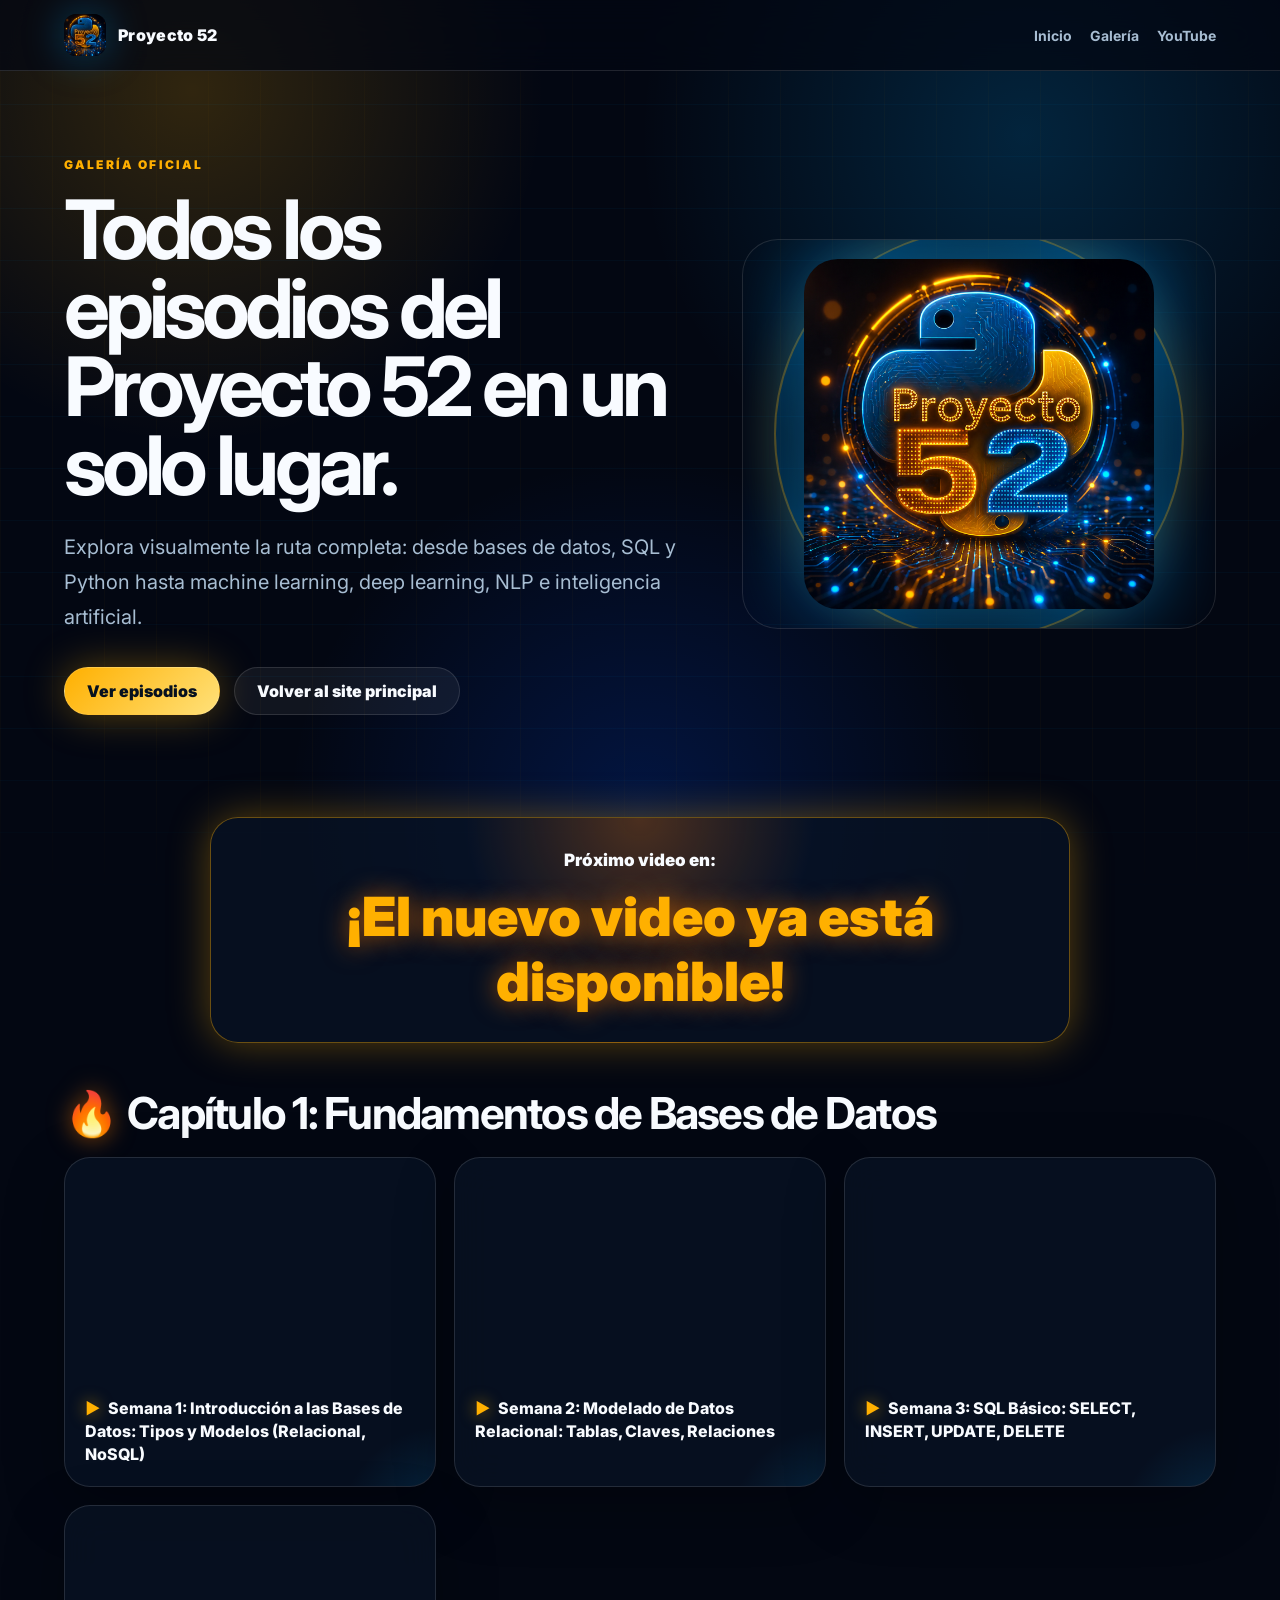
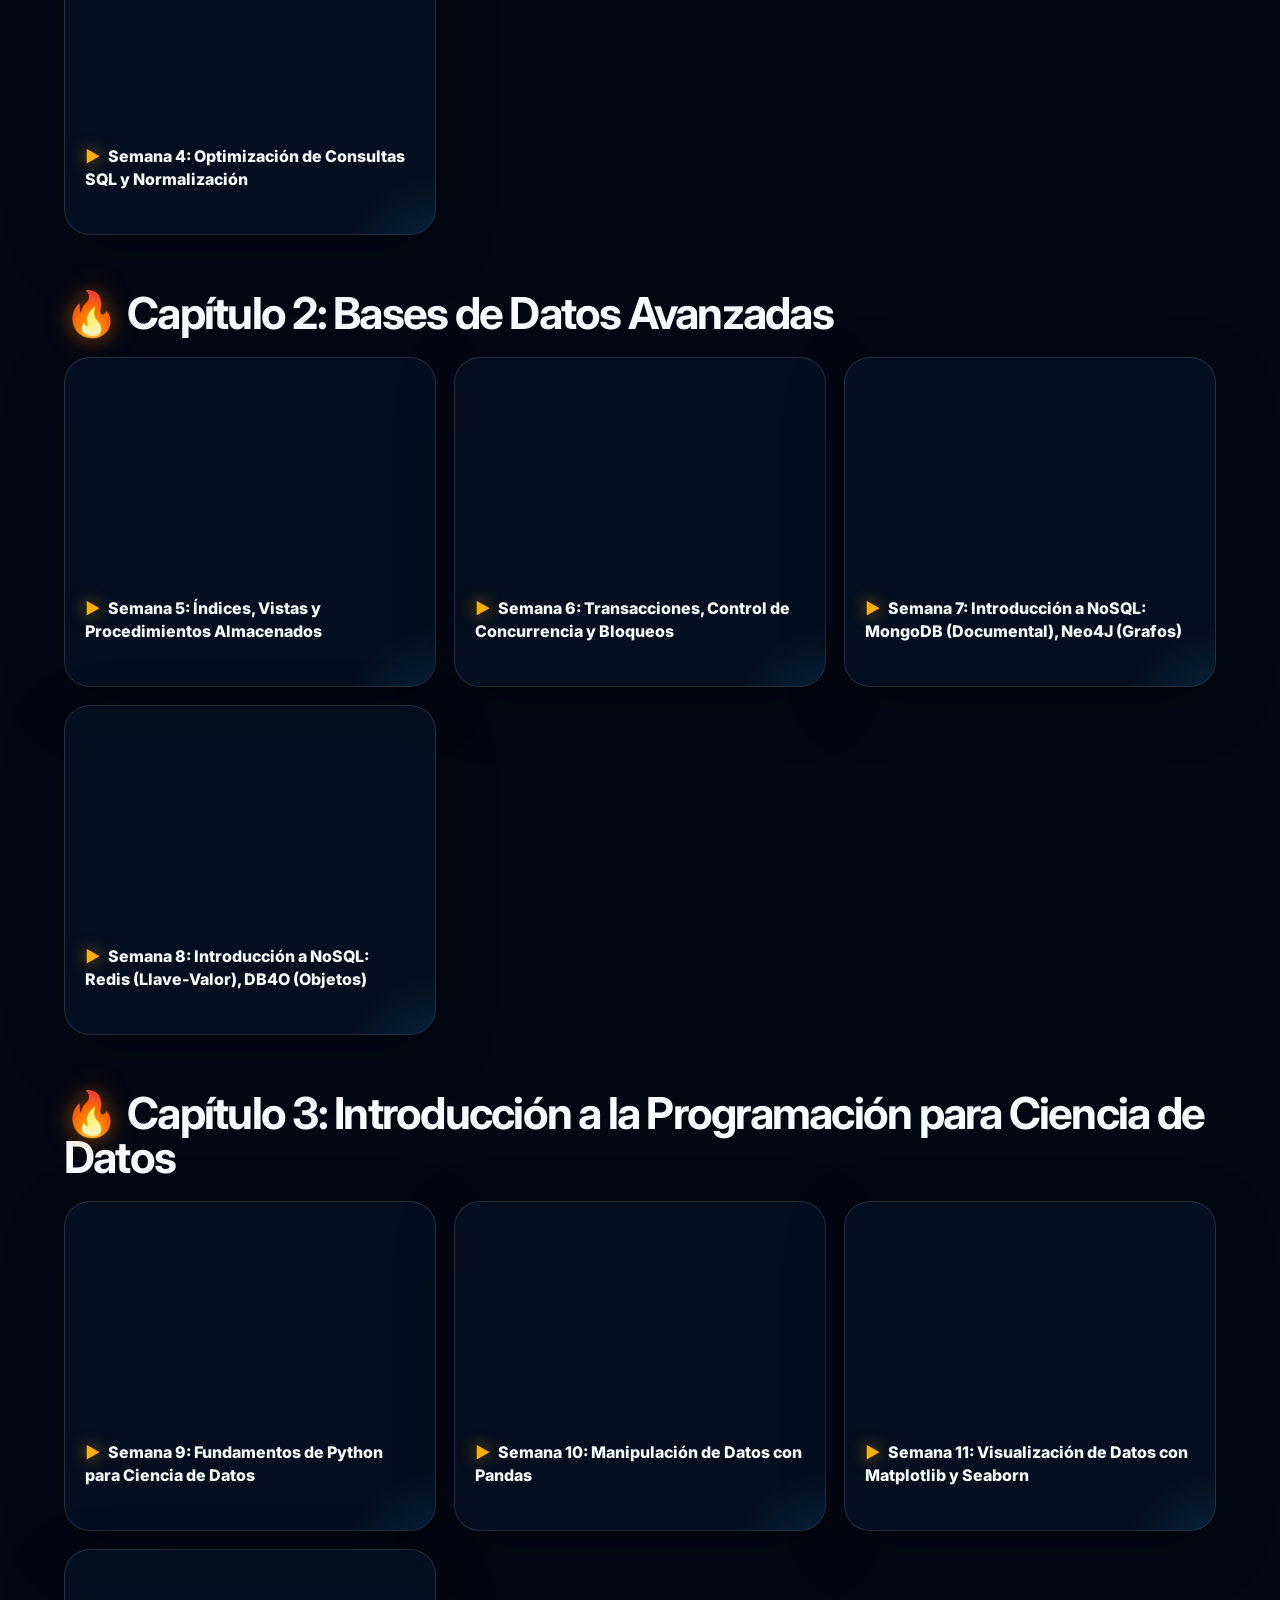
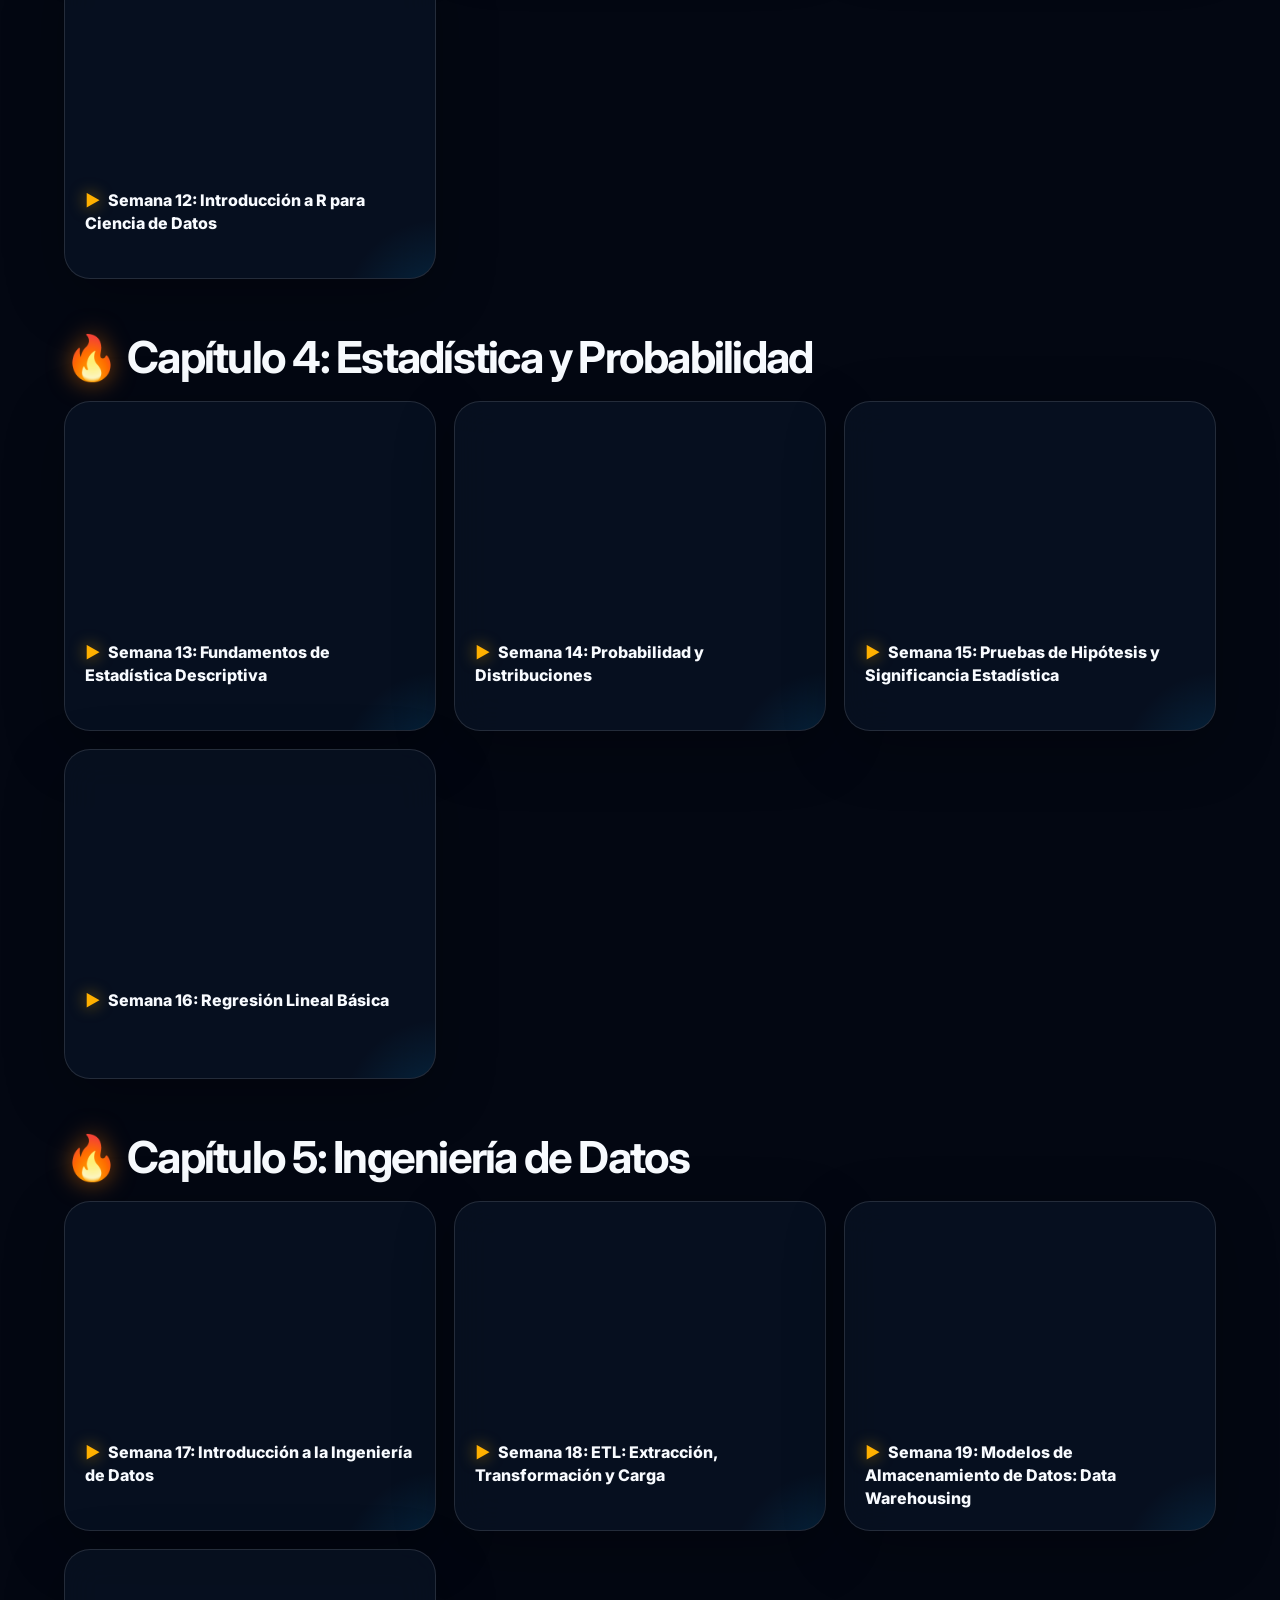
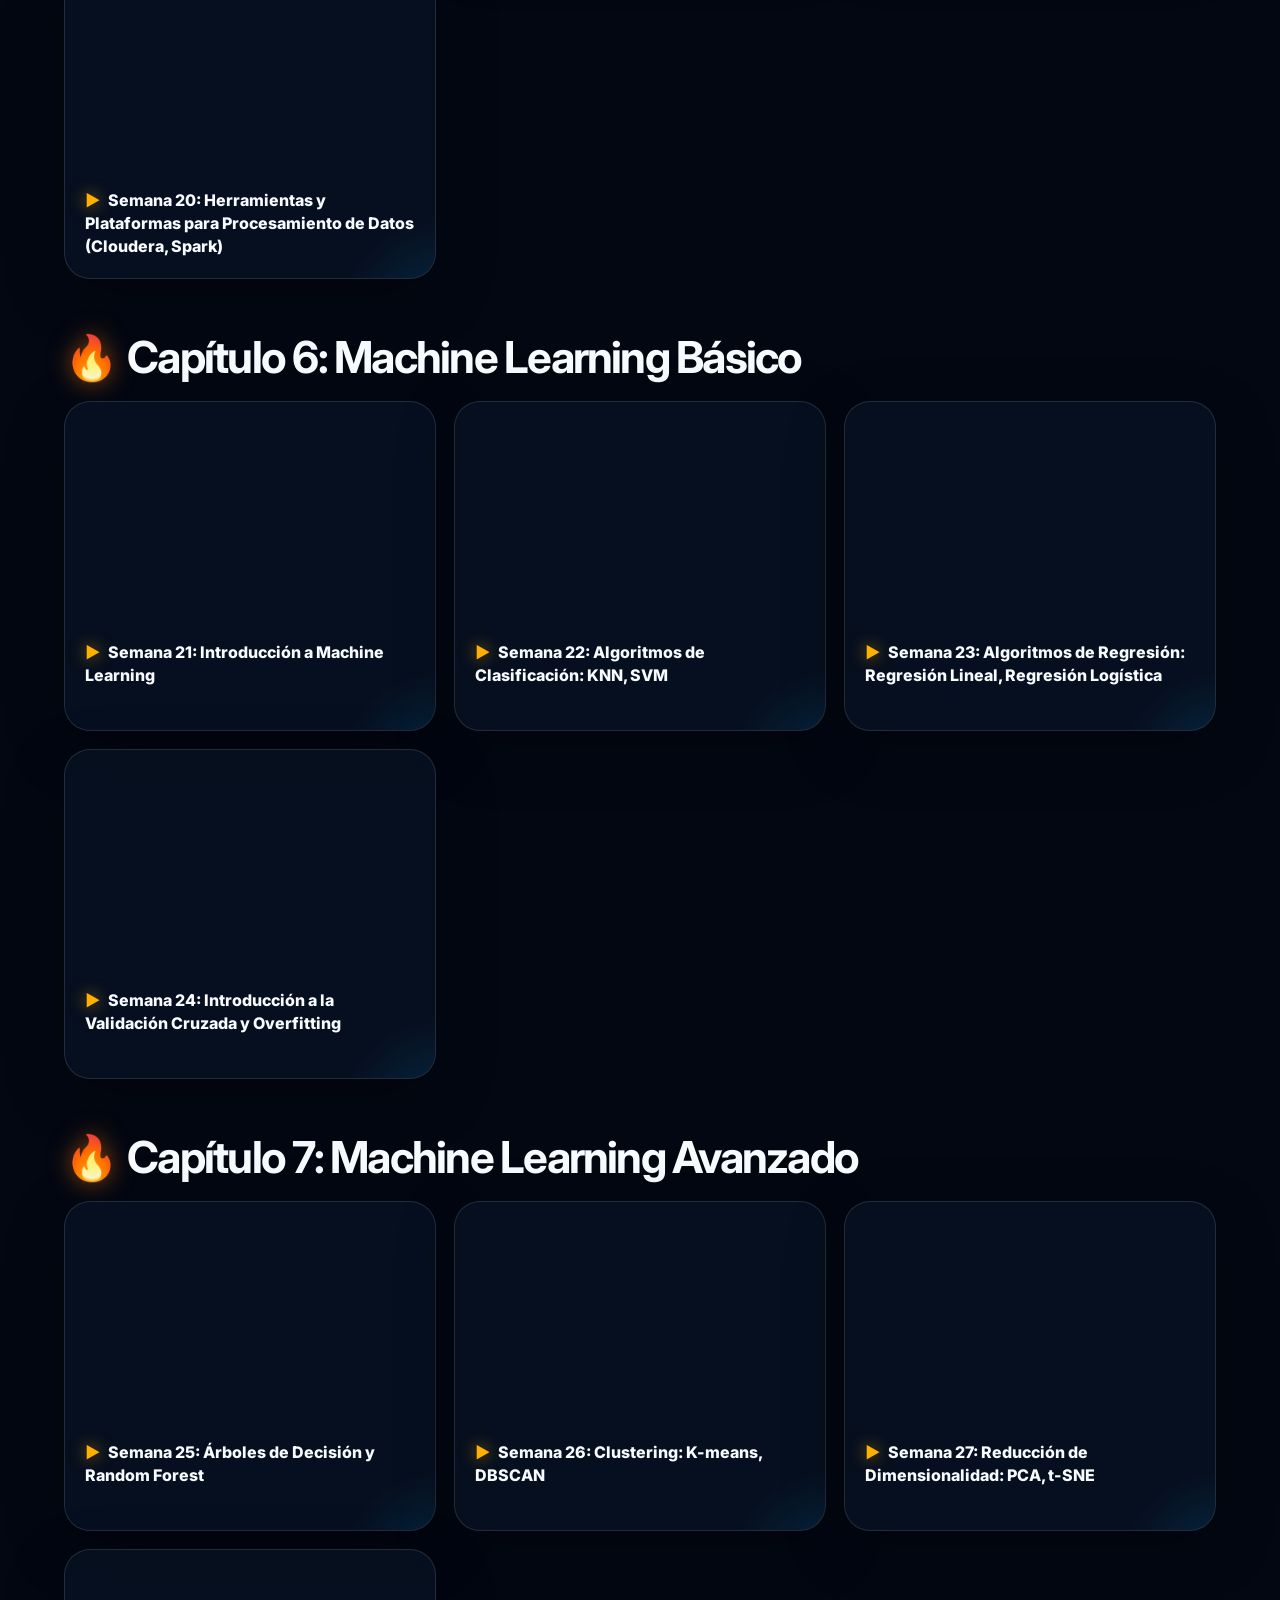
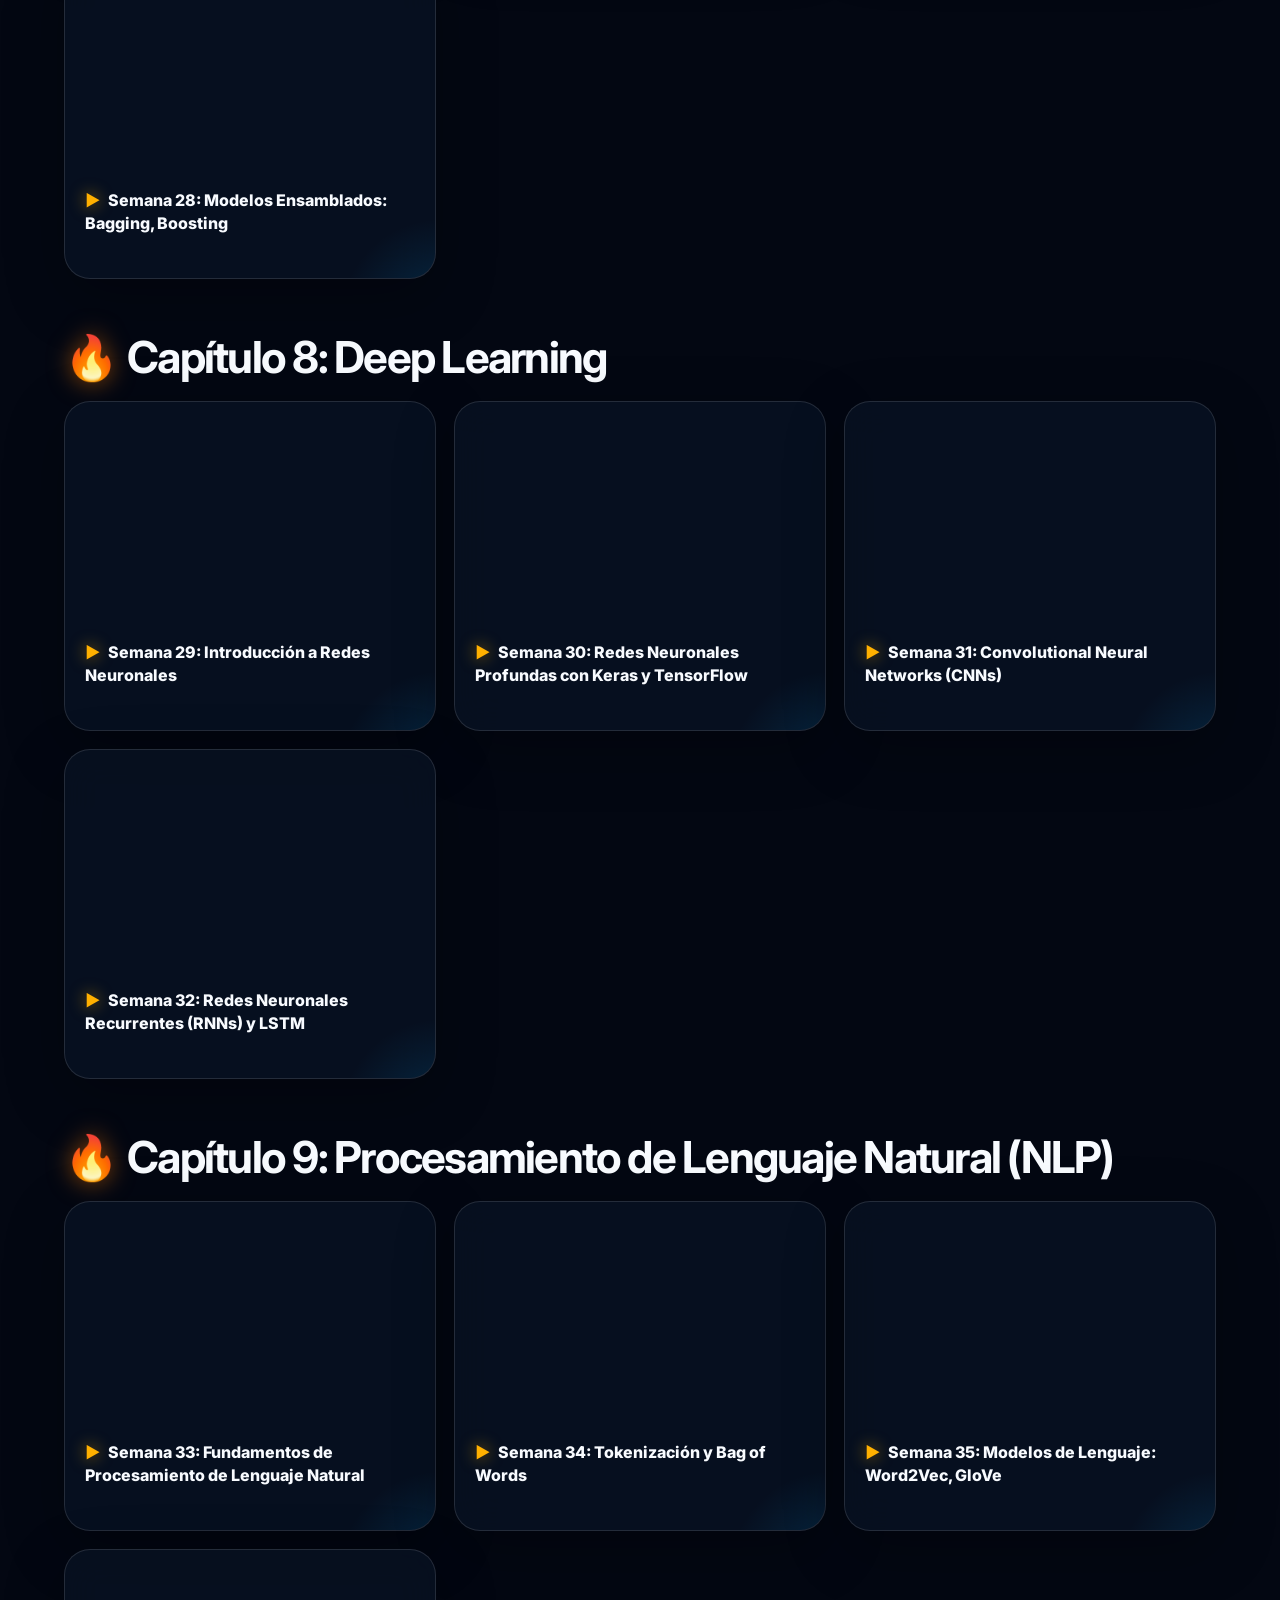
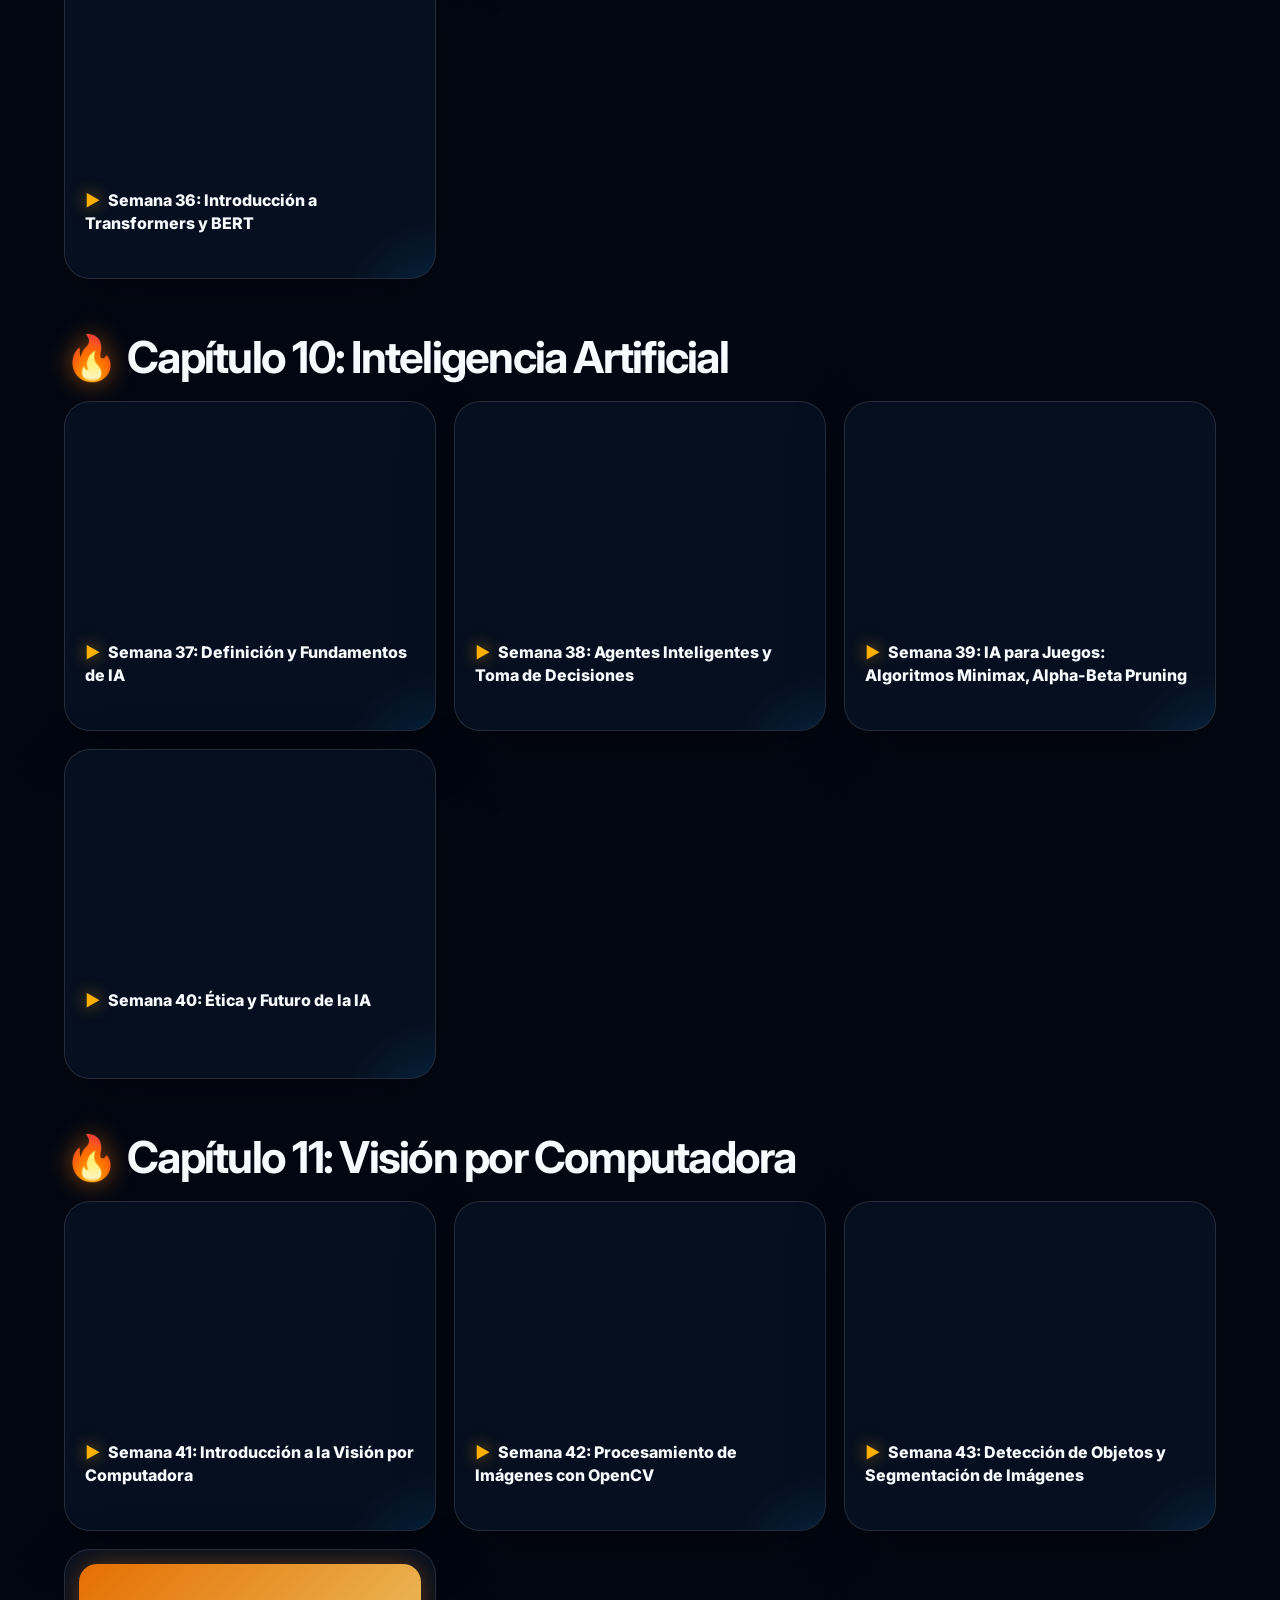
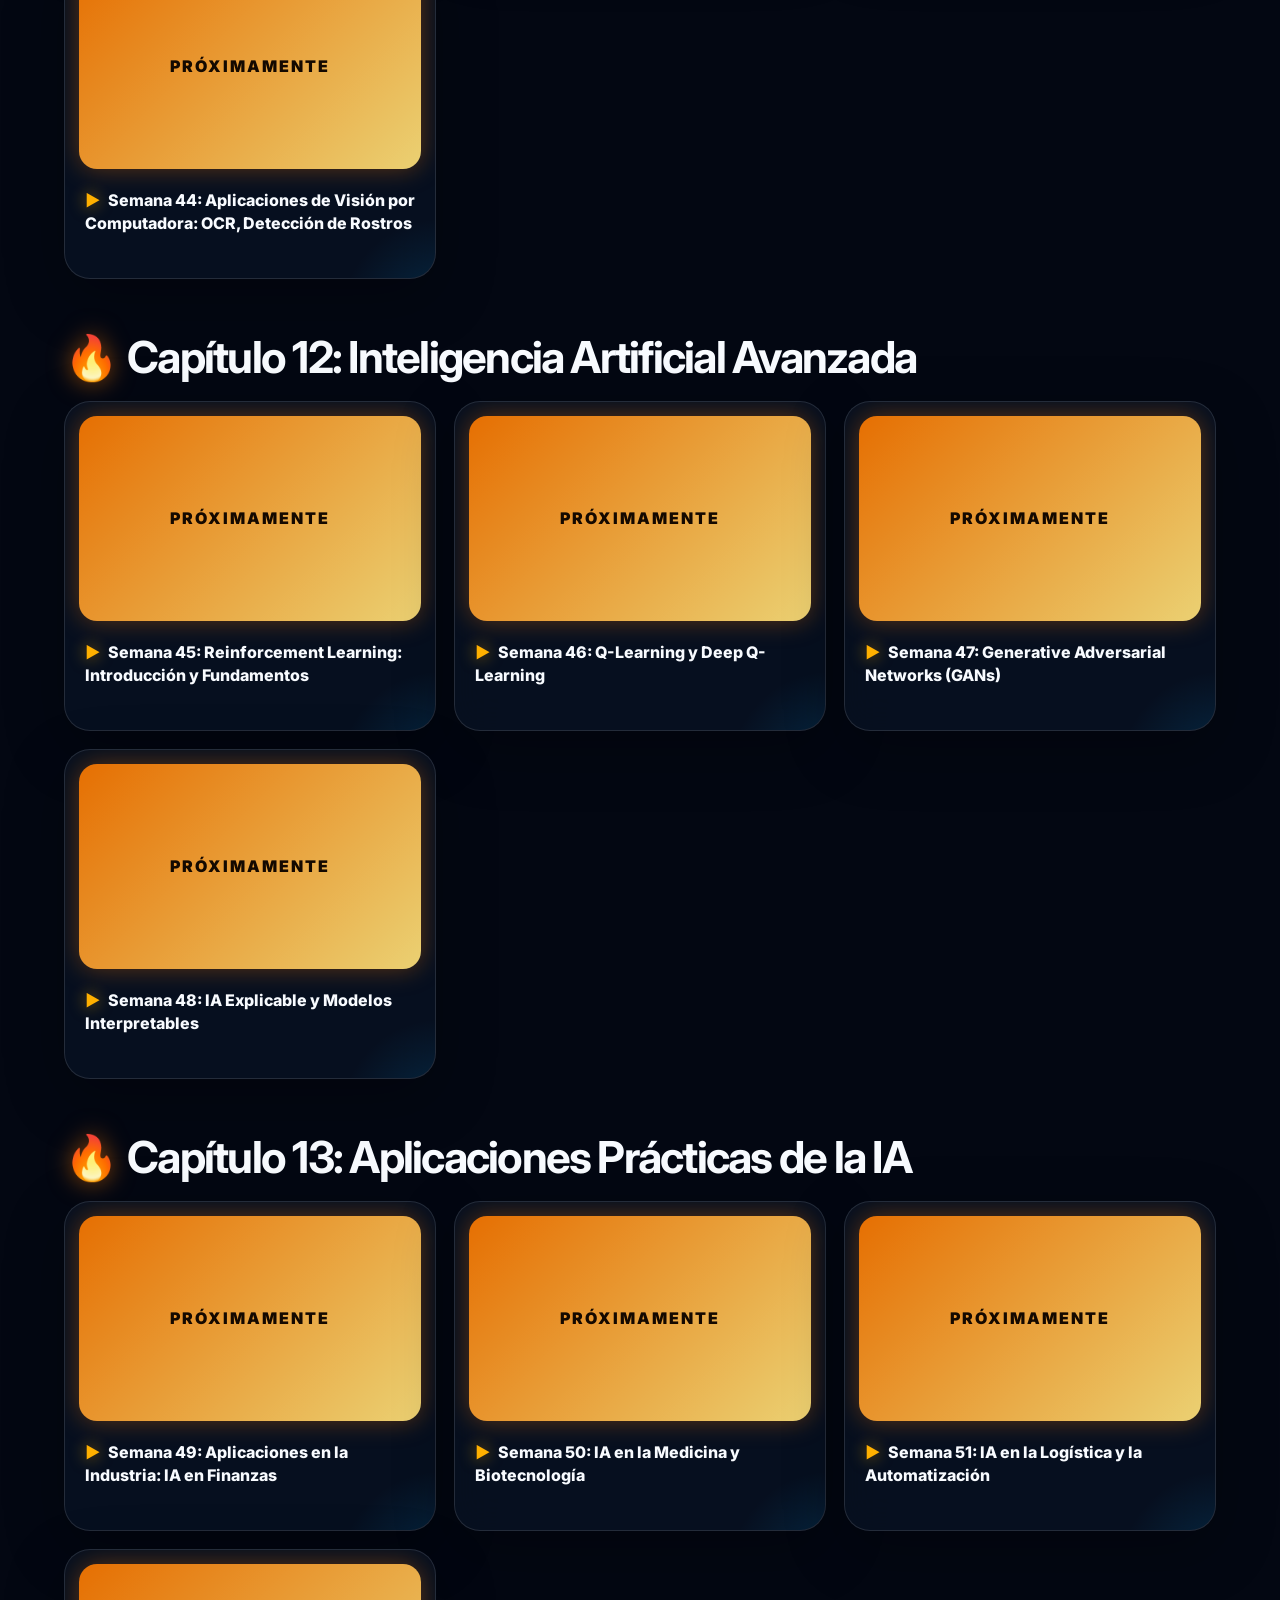
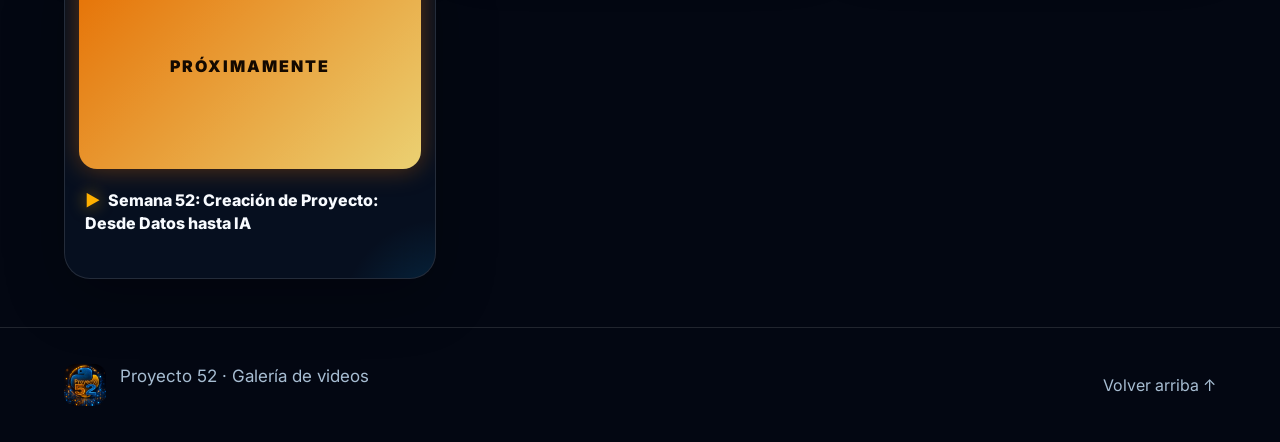
<file: galeria/index.html>
<!DOCTYPE html>
<html lang="es">
<head>
  	<!-- Google tag (gtag.js) -->
	<script async src="https://www.googletagmanager.com/gtag/js?id=G-8ESW1Y53Q6"></script>
	<script>
	  window.dataLayer = window.dataLayer || [];
	  function gtag(){dataLayer.push(arguments);}
	
	  gtag('js', new Date());
	
	  // Page view automático
	  gtag('config', 'G-8ESW1Y53Q6', {
	    send_page_view: true
	  });
	
	  // Evento personalizado al cargar la página
	  window.addEventListener('load', function () {
	    gtag('event', 'site_visit', {
	      event_category: 'engagement',
	      event_label: 'entrada_al_site',
	      page_title: document.title,
	      page_location: window.location.href
	    });
	  });
	</script>
  <meta charset="UTF-8" />
  <meta name="viewport" content="width=device-width, initial-scale=1.0" />
  <title>Proyecto 52 | Galería de Videos</title>
  <meta name="description" content="Galería oficial de episodios del Proyecto 52: una ruta semanal desde bases de datos hasta inteligencia artificial." />
  <link rel="preconnect" href="https://fonts.googleapis.com">
  <link rel="preconnect" href="https://fonts.gstatic.com" crossorigin>
  <link href="https://fonts.googleapis.com/css2?family=Inter:wght@400;500;600;700;800;900&display=swap" rel="stylesheet">
  <style>
    :root {
      --bg: #030712;
      --bg-soft: #07111f;
      --panel: rgba(8, 19, 36, 0.76);
      --panel-strong: rgba(10, 26, 48, 0.92);
      --text: #f8fbff;
      --muted: #a7bdd2;
      --blue: #00a8ff;
      --blue-2: #004dff;
      --orange: #ffb000;
      --orange-2: #ff7a00;
      --border: rgba(255,255,255,0.12);
      --shadow-blue: 0 0 40px rgba(0,168,255,0.35);
      --shadow-orange: 0 0 40px rgba(255,176,0,0.35);
    }
    * { box-sizing: border-box; }
    html { scroll-behavior: smooth; }
    body {
      margin: 0;
      font-family: 'Inter', system-ui, -apple-system, BlinkMacSystemFont, 'Segoe UI', sans-serif;
      color: var(--text);
      background: var(--bg);
      overflow-x: hidden;
    }
    a { color: inherit; text-decoration: none; }
    .site-bg {
      position: fixed;
      inset: 0;
      z-index: -2;
      background:
        radial-gradient(circle at 15% 10%, rgba(255,176,0,0.18), transparent 26%),
        radial-gradient(circle at 80% 15%, rgba(0,168,255,0.18), transparent 30%),
        radial-gradient(circle at 50% 90%, rgba(0,78,255,0.2), transparent 34%),
        #030712;
    }
    .site-bg::after {
      content: '';
      position: absolute;
      inset: 0;
      opacity: .18;
      background-image:
        linear-gradient(rgba(0,168,255,.22) 1px, transparent 1px),
        linear-gradient(90deg, rgba(255,176,0,.15) 1px, transparent 1px);
      background-size: 52px 52px;
      mask-image: linear-gradient(to bottom, transparent, #000 12%, #000 85%, transparent);
    }
    .navbar {
      position: sticky;
      top: 0;
      z-index: 99;
      display: flex;
      align-items: center;
      justify-content: space-between;
      gap: 18px;
      padding: 14px clamp(20px, 5vw, 72px);
      background: rgba(3, 7, 18, .72);
      backdrop-filter: blur(18px);
      border-bottom: 1px solid var(--border);
    }
    .brand { display: flex; align-items: center; gap: 12px; font-weight: 900; letter-spacing: .3px; }
    .brand img { width: 42px; height: 42px; border-radius: 12px; box-shadow: var(--shadow-blue); object-fit: cover; }
    .nav-links { display: flex; flex-wrap: wrap; gap: 18px; color: var(--muted); font-size: 14px; font-weight: 700; }
    .nav-links a:hover { color: var(--orange); }
    .section-pad { padding: 82px clamp(20px, 5vw, 72px); }
    .hero {
      min-height: 74vh;
      display: grid;
      grid-template-columns: 1.15fr .85fr;
      gap: 36px;
      align-items: center;
    }
    .eyebrow { color: var(--orange); text-transform: uppercase; letter-spacing: .18em; font-size: 12px; font-weight: 900; }
    h1, h2, h3, p { margin-top: 0; }
    h1 { font-size: clamp(42px, 7vw, 82px); line-height: .96; letter-spacing: -0.06em; margin: 18px 0 24px; }
    h2 { font-size: clamp(26px, 4vw, 44px); line-height: 1; letter-spacing: -0.04em; margin: 48px clamp(20px,5vw,72px) 22px; }
    h2::before { content: '🔥'; margin-right: 10px; filter: drop-shadow(0 0 12px rgba(255,122,0,.55)); }
    p { color: var(--muted); line-height: 1.75; font-size: 17px; }
    .hero-content > p { max-width: 760px; font-size: 20px; }
    .hero-actions { display: flex; gap: 14px; flex-wrap: wrap; margin-top: 32px; }
    .btn { display: inline-flex; align-items: center; justify-content: center; min-height: 48px; padding: 0 22px; border-radius: 999px; font-weight: 900; border: 1px solid var(--border); }
    .btn.primary { color: #07111f; background: linear-gradient(135deg, var(--orange), #ffe17a); box-shadow: var(--shadow-orange); }
    .btn.secondary { color: var(--text); background: rgba(255,255,255,.06); }
    .hero-card {
      position: relative;
      display: grid;
      place-items: center;
      min-height: 390px;
      border-radius: 36px;
      background: radial-gradient(circle, rgba(0,168,255,.16), rgba(255,176,0,.08), transparent 68%);
      overflow: hidden;
      border: 1px solid var(--border);
    }
    .hero-card::before {
      content:'';
      position:absolute;
      width:86%;
      aspect-ratio:1;
      border-radius:50%;
      border: 2px solid rgba(255,176,0,.35);
      box-shadow: inset 0 0 50px rgba(0,168,255,.24), 0 0 50px rgba(255,176,0,.18);
      animation: spin 16s linear infinite;
    }
    .hero-card img { width: min(78%, 350px); border-radius: 34px; position: relative; z-index: 2; filter: drop-shadow(0 0 38px rgba(0,168,255,.5)); }
    @keyframes spin { to { transform: rotate(360deg); } }
    .descripcion {
      max-width: 1100px;
      margin: -30px auto 34px;
      padding: 28px 32px;
      border: 1px solid var(--border);
      border-radius: 28px;
      background: linear-gradient(90deg, rgba(0,168,255,.16), rgba(255,176,0,.12));
      box-shadow: var(--shadow-blue);
    }
    .descripcion p { margin-bottom: 12px; }
    .contador {
      max-width: 860px;
      margin: 20px auto 44px;
      text-align: center;
      padding: 28px 30px;
      border: 1px solid rgba(255,176,0,.4);
      border-radius: 28px;
      background:
        radial-gradient(circle at 50% 0%, rgba(255,122,0,.28), transparent 36%),
        var(--panel);
      box-shadow: var(--shadow-orange);
    }
    .contador p { margin: 0 0 8px; color: var(--text); font-weight: 900; }
    #countdown { font-size: clamp(30px, 6vw, 54px); font-weight: 900; color: var(--orange); text-shadow: 0 0 26px rgba(255,122,0,.65); }
    .capitulo { padding-bottom: 40px; }
    .mosaico {
      display: grid;
      grid-template-columns: repeat(auto-fit, minmax(290px, 1fr));
      gap: 18px;
      padding: 0 clamp(20px, 5vw, 72px) 8px;
    }
    .video {
      position: relative;
      min-height: 330px;
      padding: 14px;
      border: 1px solid var(--border);
      border-radius: 26px;
      background: var(--panel);
      backdrop-filter: blur(18px);
      box-shadow: 0 18px 60px rgba(0,0,0,.28);
      overflow: hidden;
      transition: transform .25s ease, border-color .25s ease, box-shadow .25s ease;
    }
    .video:hover { transform: translateY(-5px); border-color: rgba(255,176,0,.5); box-shadow: 0 0 32px rgba(0,168,255,.18), 0 18px 60px rgba(0,0,0,.32); }
    .video::after {
      content:'';
      position:absolute;
      inset:auto -30% -45% auto;
      width:210px;
      aspect-ratio:1;
      border-radius:50%;
      background: radial-gradient(circle, rgba(0,168,255,.18), transparent 68%);
      pointer-events: none;
    }
    .video iframe {
      width: 100%;
      height: 205px;
      border: none;
      border-radius: 18px;
      filter: grayscale(100%) brightness(.65);
      position: relative;
      z-index: 1;
    }
    .video.habilitado iframe { filter: none; }
    .video-title {
      margin: 16px 6px 4px;
      font-size: 1rem;
      font-weight: 800;
      line-height: 1.45;
      color: var(--text);
      position: relative;
      z-index: 1;
    }
    .video-title::before {
      content: '▶';
      color: var(--orange);
      margin-right: 8px;
      text-shadow: 0 0 16px rgba(255,176,0,.65);
    }
    .overlay {
      position: absolute;
      inset: 14px 14px auto 14px;
      height: 205px;
      border-radius: 18px;
      display: flex;
      align-items: center;
      justify-content: center;
      color: #140900;
      font-size: 1rem;
      font-weight: 900;
      letter-spacing: .12em;
      text-transform: uppercase;
      background: linear-gradient(135deg, rgba(255,122,0,.9), rgba(255,225,122,.92));
      z-index: 3;
      box-shadow: 0 0 26px rgba(255,122,0,.35);
    }
    .social-links {
      max-width: 760px;
      margin: 30px auto 70px;
      display: flex;
      justify-content: center;
      gap: 16px;
      flex-wrap: wrap;
      padding: 22px;
      border: 1px solid var(--border);
      border-radius: 28px;
      background: var(--panel);
    }
    .social-links a {
      width: 54px;
      height: 54px;
      display: grid;
      place-items: center;
      border-radius: 18px;
      background: rgba(255,255,255,.08);
      border: 1px solid rgba(255,255,255,.14);
      transition: transform .25s ease, background .25s ease;
    }
    .social-links a:hover { transform: translateY(-4px); background: rgba(255,176,0,.16); }
    .social-links img { width: 30px; height: 30px; object-fit: contain; filter: drop-shadow(0 0 10px rgba(255,255,255,.18)); }
    .footer {
      display: flex;
      justify-content: space-between;
      align-items: center;
      gap: 20px;
      padding: 34px clamp(20px, 5vw, 72px);
      border-top: 1px solid var(--border);
      color: var(--muted);
    }
    .footer div { display: flex; align-items: center; gap: 14px; }
    .footer img { width: 42px; height: 42px; border-radius: 12px; object-fit: cover; }
    @media (max-width: 900px) {
      .hero { grid-template-columns: 1fr; min-height: auto; }
      .hero-card { min-height: 300px; }
      .nav-links { justify-content: flex-end; }
    }
    @media (max-width: 640px) {
      h1 { font-size: 42px; }
      h2 { margin-left: 20px; margin-right: 20px; }
      .mosaico { grid-template-columns: 1fr; }
      .footer { flex-direction: column; align-items: flex-start; }
    }
  </style>
</head>
<body>
  <div class="site-bg"></div>

  <header class="navbar">
    <a href="../" class="brand">
      <img src="../logo-proyecto52.png" alt="Logo Proyecto 52" />
      <span>Proyecto 52</span>
    </a>
    <nav class="nav-links">
      <a href="../">Inicio</a>
      <a href="#galeria">Galería</a>
      <a href="https://www.youtube.com/@proyecto52" target="_blank" rel="noopener">YouTube</a>
    </nav>
  </header>

  <main id="galeria">
    <section class="hero section-pad">
      <div class="hero-content">
        <span class="eyebrow">Galería oficial</span>
        <h1>Todos los episodios del Proyecto 52 en un solo lugar.</h1>
        <p>Explora visualmente la ruta completa: desde bases de datos, SQL y Python hasta machine learning, deep learning, NLP e inteligencia artificial.</p>
        <div class="hero-actions">
          <a class="btn primary" href="#capitulos">Ver episodios</a>
          <a class="btn secondary" href="../">Volver al site principal</a>
        </div>
      </div>
      <div class="hero-card">
        <img src="../logo-proyecto52.png" alt="Proyecto 52" />
      </div>
    </section>

    <section class="contador" aria-label="Contador del próximo episodio">
      <p>Próximo video en:</p>
      <div id="countdown">Cargando...</div>
    </section>

    <div id="capitulos"></div>
    <div class="capitulo">
        <h2>Capítulo 1: Fundamentos de Bases de Datos</h2>
        <div class="mosaico">
            <div class="video habilitado">
                <iframe src="https://www.youtube.com/embed/8E3lHhg3xOQ" allowfullscreen></iframe>
                <p class="video-title">Semana 1: Introducción a las Bases de Datos: Tipos y Modelos (Relacional, NoSQL)</p>
            </div>
            <div class="video habilitado">
                <iframe src="https://www.youtube.com/embed/xlvM_KSeIdc" allowfullscreen></iframe>
                <p class="video-title">Semana 2: Modelado de Datos Relacional: Tablas, Claves, Relaciones</p>
            </div>
            <div class="video habilitado">
                <iframe src="https://www.youtube.com/embed/YAAKahrZFo8" allowfullscreen></iframe>
                <p class="video-title">Semana 3: SQL Básico: SELECT, INSERT, UPDATE, DELETE</p>
            </div>
            <div class="video habilitado">
                <iframe src="https://www.youtube.com/embed/XXjWrtJP82A" allowfullscreen></iframe>
                <p class="video-title">Semana 4: Optimización de Consultas SQL y Normalización</p>
            </div>
        </div>

        <h2>Capítulo 2: Bases de Datos Avanzadas</h2>
        <div class="mosaico">
            <div class="video habilitado">
                <iframe src="https://www.youtube.com/embed/YyWAdLfeaLI" allowfullscreen></iframe>
                <p class="video-title">Semana 5: Índices, Vistas y Procedimientos Almacenados</p>
            </div>
            <div class="video habilitado">
                <iframe src="https://www.youtube.com/embed/tdPNNWi57zk" allowfullscreen></iframe>
                <p class="video-title">Semana 6: Transacciones, Control de Concurrencia y Bloqueos</p>
            </div>
            <div class="video habilitado">
                <iframe src="https://www.youtube.com/embed/sD8xBAubyYQ" allowfullscreen></iframe>
                <p class="video-title">Semana 7: Introducción a NoSQL: MongoDB (Documental), Neo4J (Grafos) </p>
            </div>
            <div class="video habilitado">
                <iframe src="https://www.youtube.com/embed/GG_G1K8yVs4" allowfullscreen></iframe>
                <p class="video-title">Semana 8: Introducción a NoSQL: Redis (Llave-Valor), DB4O (Objetos)</p>
            </div>
        </div>

        <h2>Capítulo 3: Introducción a la Programación para Ciencia de Datos</h2>
        <div class="mosaico">
            <div class="video habilitado">
                <iframe src="https://www.youtube.com/embed/QqqFTQq2M1I" allowfullscreen></iframe>
                <p class="video-title">Semana 9: Fundamentos de Python para Ciencia de Datos</p>
            </div>
            <div class="video habilitado">
                <iframe src="https://www.youtube.com/embed/eeCV8BQAFq0" allowfullscreen></iframe>
                <p class="video-title">Semana 10: Manipulación de Datos con Pandas</p>
            </div>
            <div class="video habilitado">
                <iframe src="https://www.youtube.com/embed/hl4RCYHb4aY" allowfullscreen></iframe>
                <p class="video-title">Semana 11: Visualización de Datos con Matplotlib y Seaborn</p>
            </div>
            <div class="video habilitado">
                <iframe src="https://www.youtube.com/embed/pOvNlvrp-YY" allowfullscreen></iframe>
                <p class="video-title">Semana 12: Introducción a R para Ciencia de Datos</p>
            </div>
        </div>

        <h2>Capítulo 4: Estadística y Probabilidad</h2>
        <div class="mosaico">
            <div class="video habilitado">
                <iframe src="https://www.youtube.com/embed/AJEnlETiVcg" allowfullscreen></iframe>
                <p class="video-title">Semana 13: Fundamentos de Estadística Descriptiva</p>
            </div>
            <div class="video habilitado">
                <iframe src="https://www.youtube.com/embed/HRX1PCufa0I" allowfullscreen></iframe>
                <p class="video-title">Semana 14: Probabilidad y Distribuciones</p>
            </div>
            <div class="video habilitado">
                <iframe src="https://www.youtube.com/embed/TA5h0sctYdA" allowfullscreen></iframe>
                <p class="video-title">Semana 15: Pruebas de Hipótesis y Significancia Estadística</p>
            </div>
            <div class="video habilitado">
                <iframe src="https://www.youtube.com/embed/x5bSe-Rzh00" allowfullscreen></iframe>
                <p class="video-title">Semana 16: Regresión Lineal Básica</p>
            </div>
        </div>

        <h2>Capítulo 5: Ingeniería de Datos</h2>
        <div class="mosaico">
            <div class="video habilitado">
                <iframe src="https://www.youtube.com/embed/za6O9YoFiE8" allowfullscreen></iframe>
                <p class="video-title">Semana 17: Introducción a la Ingeniería de Datos</p>
            </div>
            <div class="video habilitado">
                <iframe src="https://www.youtube.com/embed/mDQ_gS5ZS7Y" allowfullscreen></iframe>
                <p class="video-title">Semana 18: ETL: Extracción, Transformación y Carga</p>
            </div>
            <div class="video habilitado">
                <iframe src="https://www.youtube.com/embed/qI2abwyOGGQ" allowfullscreen></iframe>
                <p class="video-title">Semana 19: Modelos de Almacenamiento de Datos: Data Warehousing</p>
            </div>
            <div class="video habilitado">
                <iframe src="https://www.youtube.com/embed/Eb2gJ2Rqyh4" allowfullscreen></iframe>
                <p class="video-title">Semana 20: Herramientas y Plataformas para Procesamiento de Datos (Cloudera, Spark)</p>
            </div>
        </div>

        <h2>Capítulo 6: Machine Learning Básico</h2>
        <div class="mosaico">
            <div class="video habilitado">
                <iframe src="https://www.youtube.com/embed/zogoiaPpGqw" allowfullscreen></iframe>
                <p class="video-title">Semana 21: Introducción a Machine Learning</p>
            </div>
            <div class="video habilitado">
                <iframe src="https://www.youtube.com/embed/HiukRJnYC7o" allowfullscreen></iframe>
                <p class="video-title">Semana 22: Algoritmos de Clasificación: KNN, SVM</p>
            </div>
            <div class="video habilitado">
                <iframe src="https://www.youtube.com/embed/fPF-q_Hgevk" allowfullscreen></iframe>
                <p class="video-title">Semana 23: Algoritmos de Regresión: Regresión Lineal, Regresión Logística</p>
            </div>
            <div class="video habilitado">
                <iframe src="https://www.youtube.com/embed/X38BT0hIZmo" allowfullscreen></iframe>
                <p class="video-title">Semana 24: Introducción a la Validación Cruzada y Overfitting</p>
            </div>
        </div>

        <h2>Capítulo 7: Machine Learning Avanzado</h2>
        <div class="mosaico">
            <div class="video habilitado">
                <iframe src="https://www.youtube.com/embed/JfMOt_kTc8g" allowfullscreen></iframe>
                <p class="video-title">Semana 25: Árboles de Decisión y Random Forest</p>
            </div>
            <div class="video habilitado">
                <iframe src="https://www.youtube.com/embed/W3tb1wWd7nw" allowfullscreen></iframe>
                <p class="video-title">Semana 26: Clustering: K-means, DBSCAN</p>
            </div>
            <div class="video habilitado">
                <iframe src="https://www.youtube.com/embed/ONcS9s3onb4" allowfullscreen></iframe>
                <p class="video-title">Semana 27: Reducción de Dimensionalidad: PCA, t-SNE</p>
            </div>
            <div class="video habilitado">
                <iframe src="https://www.youtube.com/embed/d5p-qNIB04c" allowfullscreen></iframe>
                <p class="video-title">Semana 28: Modelos Ensamblados: Bagging, Boosting</p>
            </div>
        </div>

        <h2>Capítulo 8: Deep Learning</h2>
        <div class="mosaico">
            <div class="video habilitado">
                <iframe src="https://www.youtube.com/embed/iiEXf-XxQvo" allowfullscreen></iframe>
                <p class="video-title">Semana 29: Introducción a Redes Neuronales</p>
            </div>
            <div class="video habilitado">
                <iframe src="https://www.youtube.com/embed/WQ-UdEYPjd8" allowfullscreen></iframe>
                <p class="video-title">Semana 30: Redes Neuronales Profundas con Keras y TensorFlow</p>
            </div>
            <div class="video habilitado">
                <iframe src="https://www.youtube.com/embed/emJZrkeqgUQ" allowfullscreen></iframe>
                <p class="video-title">Semana 31: Convolutional Neural Networks (CNNs)</p>
            </div>
            <div class="video habilitado">
                <iframe src="https://www.youtube.com/embed/OOCv74BMijk" allowfullscreen></iframe>
                <p class="video-title">Semana 32: Redes Neuronales Recurrentes (RNNs) y LSTM</p>
            </div>
        </div>

        <h2>Capítulo 9: Procesamiento de Lenguaje Natural (NLP)</h2>
        <div class="mosaico">
            <div class="video habilitado">
                <iframe src="https://www.youtube.com/embed/X5KImcsxrCY" allowfullscreen></iframe>
                <p class="video-title">Semana 33: Fundamentos de Procesamiento de Lenguaje Natural</p>
            </div>
            <div class="video habilitado">
                <iframe src="https://www.youtube.com/embed/TIgDj-ddZ1Y" allowfullscreen></iframe>
                <p class="video-title">Semana 34: Tokenización y Bag of Words</p>
            </div>
            <div class="video habilitado">
                <iframe src="https://www.youtube.com/embed/Von-R2uDJSQ" allowfullscreen></iframe>
                <p class="video-title">Semana 35: Modelos de Lenguaje: Word2Vec, GloVe</p>
            </div>
            <div class="video habilitado">
                <iframe src="https://www.youtube.com/embed/IgQvc5XMUk8" allowfullscreen></iframe>
                <p class="video-title">Semana 36: Introducción a Transformers y BERT</p>
            </div>
        </div>

        <h2>Capítulo 10: Inteligencia Artificial</h2>
        <div class="mosaico">
            <div class="video habilitado">
                <iframe src="https://www.youtube.com/embed/Qn4OwmDB4OA" allowfullscreen></iframe>
                <p class="video-title">Semana 37: Definición y Fundamentos de IA</p>
            </div>
            <div class="video habilitado">
                <iframe src="https://www.youtube.com/embed/IMMus8PlTyc" allowfullscreen></iframe>
                <p class="video-title">Semana 38: Agentes Inteligentes y Toma de Decisiones</p>
            </div>
            <div class="video habilitado">
                <iframe src="https://www.youtube.com/embed/lDv7RCvTC9o" allowfullscreen></iframe>
                <p class="video-title">Semana 39: IA para Juegos: Algoritmos Minimax, Alpha-Beta Pruning</p>
            </div>
            <div class="video habilitado">
                <iframe src="https://www.youtube.com/embed/eMhPVaYzvsI" allowfullscreen></iframe>
                <p class="video-title">Semana 40: Ética y Futuro de la IA</p>
            </div>
        </div>

        <h2>Capítulo 11: Visión por Computadora</h2>
        <div class="mosaico">
            <div class="video habilitado">
                <iframe src="https://www.youtube.com/embed/sZDiN3--j8I" allowfullscreen></iframe>
                <p class="video-title">Semana 41: Introducción a la Visión por Computadora</p>
            </div>
            <div class="video habilitado">
                <iframe src="https://www.youtube.com/embed/H3PRHpNC1lQ" allowfullscreen></iframe>
                <p class="video-title">Semana 42: Procesamiento de Imágenes con OpenCV</p>
            </div>
            <div class="video habilitado">
                <iframe src="https://www.youtube.com/embed/L2q6iJ9tDMQ" allowfullscreen></iframe>
                <p class="video-title">Semana 43: Detección de Objetos y Segmentación de Imágenes</p>
            </div>
            <div class="video">
                <iframe src="https://www.youtube.com/embed/VIDEO_ID2" allowfullscreen></iframe>
                <div class="overlay">Próximamente</div>
                <p class="video-title">Semana 44: Aplicaciones de Visión por Computadora: OCR, Detección de Rostros</p>
            </div>
        </div>

        <h2>Capítulo 12: Inteligencia Artificial Avanzada</h2>
        <div class="mosaico">
            <div class="video">
                <iframe src="https://www.youtube.com/embed/VIDEO_ID1" allowfullscreen></iframe>
                <div class="overlay">Próximamente</div>
                <p class="video-title">Semana 45: Reinforcement Learning: Introducción y Fundamentos</p>
            </div>
            <div class="video">
                <iframe src="https://www.youtube.com/embed/VIDEO_ID1" allowfullscreen></iframe>
                <div class="overlay">Próximamente</div>
                <p class="video-title">Semana 46: Q-Learning y Deep Q-Learning</p>
            </div>
            <div class="video">
                <iframe src="https://www.youtube.com/embed/VIDEO_ID1" allowfullscreen></iframe>
                <div class="overlay">Próximamente</div>
                <p class="video-title">Semana 47: Generative Adversarial Networks (GANs)</p>
            </div>
            <div class="video">
                <iframe src="https://www.youtube.com/embed/VIDEO_ID2" allowfullscreen></iframe>
                <div class="overlay">Próximamente</div>
                <p class="video-title">Semana 48: IA Explicable y Modelos Interpretables</p>
            </div>
        </div>

        <h2>Capítulo 13: Aplicaciones Prácticas de la IA</h2>
        <div class="mosaico">
            <div class="video">
                <iframe src="https://www.youtube.com/embed/VIDEO_ID1" allowfullscreen></iframe>
                <div class="overlay">Próximamente</div>
                <p class="video-title">Semana 49: Aplicaciones en la Industria: IA en Finanzas</p>
            </div>
            <div class="video">
                <iframe src="https://www.youtube.com/embed/VIDEO_ID1" allowfullscreen></iframe>
                <div class="overlay">Próximamente</div>
                <p class="video-title">Semana 50: IA en la Medicina y Biotecnología</p>
            </div>
            <div class="video">
                <iframe src="https://www.youtube.com/embed/VIDEO_ID1" allowfullscreen></iframe>
                <div class="overlay">Próximamente</div>
                <p class="video-title">Semana 51: IA en la Logística y la Automatización</p>
            </div>
            <div class="video">
                <iframe src="https://www.youtube.com/embed/VIDEO_ID2" allowfullscreen></iframe>
                <div class="overlay">Próximamente</div>
                <p class="video-title">Semana 52: Creación de Proyecto: Desde Datos hasta IA </p>
            </div>
        </div>

        
    </div>


  </main>

  <footer class="footer">
    <div>
      <img src="../logo-proyecto52.png" alt="Proyecto 52" />
      <p>Proyecto 52 · Galería de videos</p>
    </div>
    <a href="#galeria">Volver arriba ↑</a>
  </footer>

  <script>
    // Edita esta fecha según el próximo episodio.
    var countdownDate = new Date("Jun 28, 2026 11:00:00").getTime();

    var x = setInterval(function() {
      var now = new Date().getTime();
      var distance = countdownDate - now;

      var days = Math.floor(distance / (1000 * 60 * 60 * 24));
      var hours = Math.floor((distance % (1000 * 60 * 60 * 24)) / (1000 * 60 * 60));
      var minutes = Math.floor((distance % (1000 * 60 * 60)) / (1000 * 60));
      var seconds = Math.floor((distance % (1000 * 60)) / 1000);

      document.getElementById("countdown").innerHTML = days + "d " + hours + "h " + minutes + "m " + seconds + "s ";

      if (distance < 0) {
        clearInterval(x);
        document.getElementById("countdown").innerHTML = "¡El nuevo video ya está disponible!";
      }
    }, 1000);
  </script>
</body>
</html>
</file>
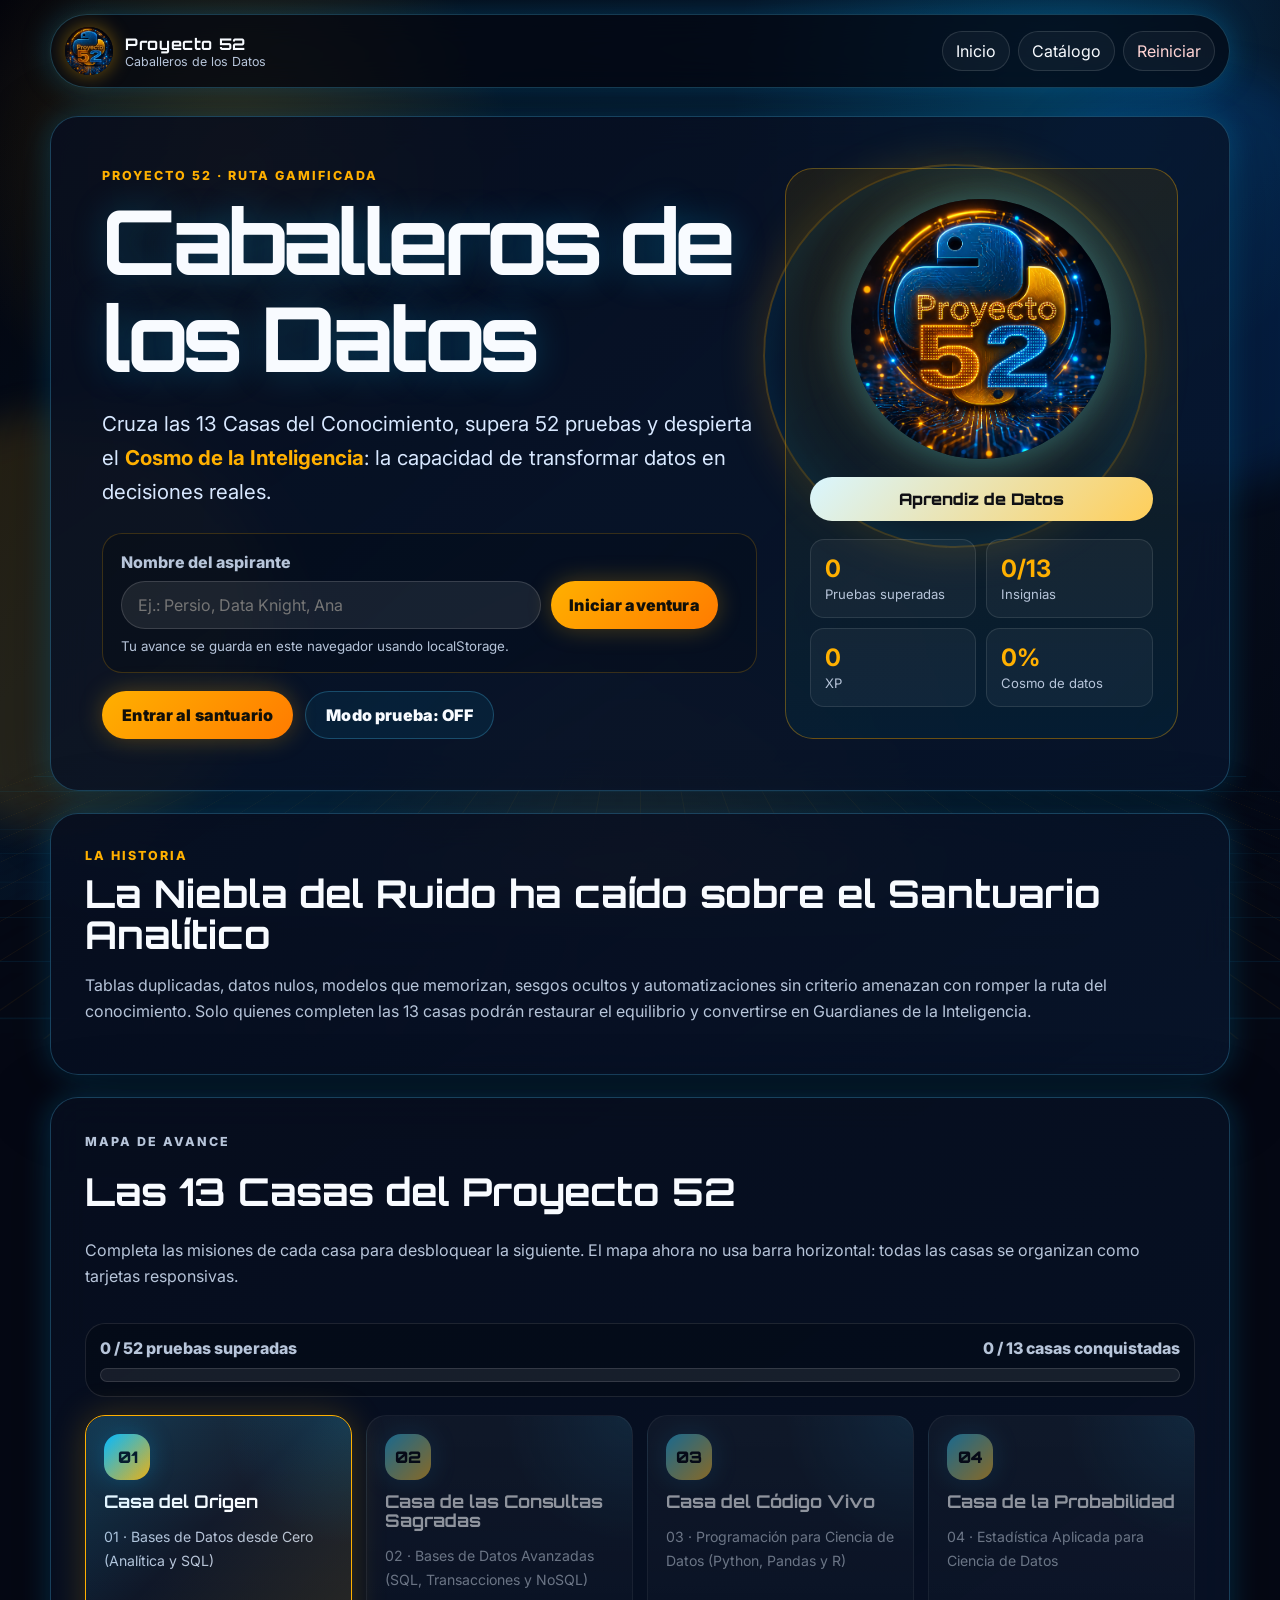
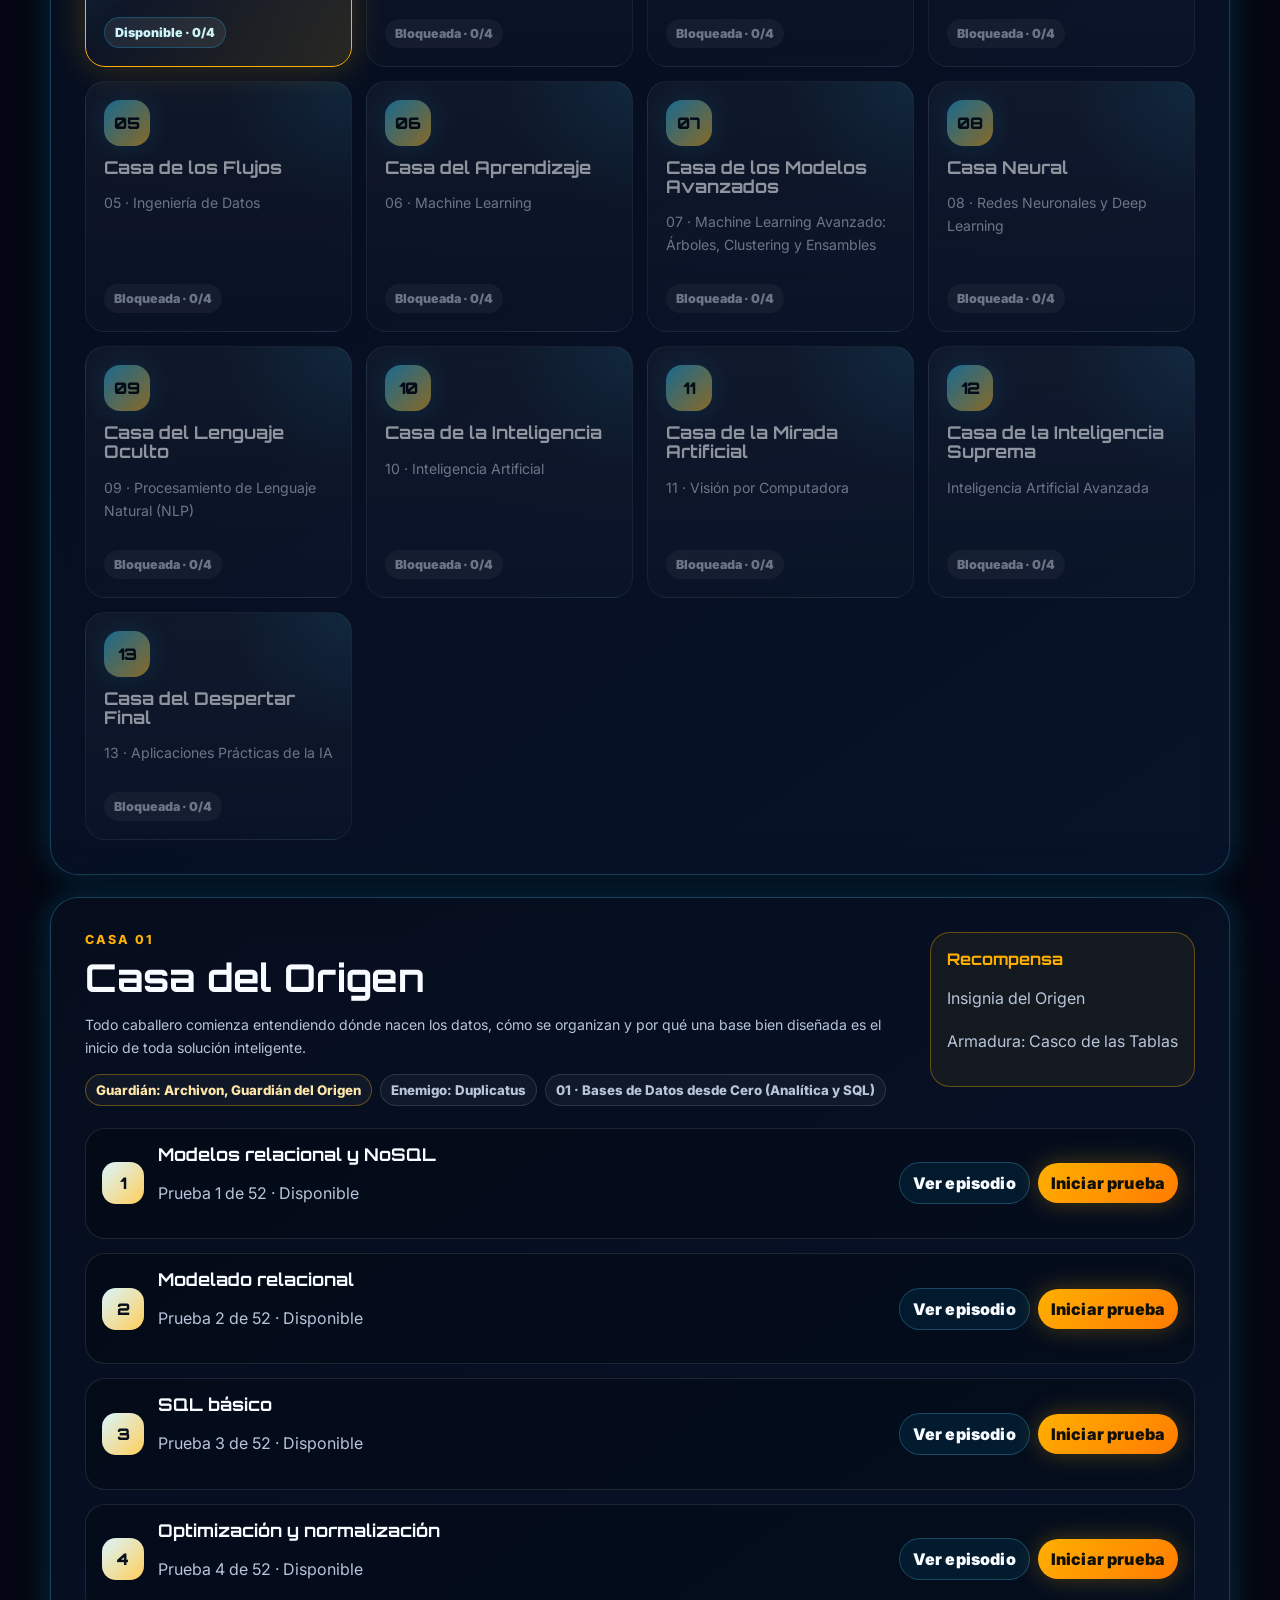
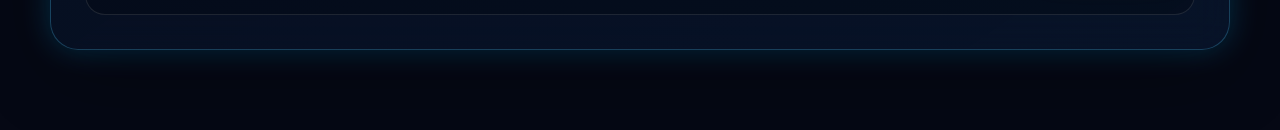
<file: Juego/index.html>
<!DOCTYPE html>
<html lang="es">
<head>
  <!-- Google tag (gtag.js) -->
	<script async src="https://www.googletagmanager.com/gtag/js?id=G-8ESW1Y53Q6"></script>
	<script>
	  window.dataLayer = window.dataLayer || [];
	  function gtag(){dataLayer.push(arguments);}
	
	  gtag('js', new Date());
	
	  // Page view automático
	  gtag('config', 'G-8ESW1Y53Q6', {
	    send_page_view: true
	  });
	
	  // Evento personalizado al cargar la página
	  window.addEventListener('load', function () {
	    gtag('event', 'site_visit', {
	      event_category: 'engagement',
	      event_label: 'entrada_al_site',
	      page_title: document.title,
	      page_location: window.location.href
	    });
	  });
	</script>
  <meta charset="UTF-8" />
  <meta name="viewport" content="width=device-width, initial-scale=1.0" />
  <meta name="description" content="Proyecto 52: Caballeros de los Datos. Recorre las 13 casas del Proyecto 52 y convierte datos en inteligencia." />
  <title>Proyecto 52 | Caballeros de los Datos</title>
  <link rel="preconnect" href="https://fonts.googleapis.com">
  <link rel="preconnect" href="https://fonts.gstatic.com" crossorigin>
  <link href="https://fonts.googleapis.com/css2?family=Orbitron:wght@500;700;900&family=Inter:wght@400;600;700;800&display=swap" rel="stylesheet">
  <link rel="stylesheet" href="styles.css" />
</head>
<body>
  <div class="p52-bg" aria-hidden="true">
    <span class="orb orb-blue"></span>
    <span class="orb orb-gold"></span>
    <span class="grid-lines"></span>
  </div>

  <header class="topbar">
    <a class="brand" href="../" aria-label="Volver a Proyecto 52">
      <img src="../logo-proyecto52.png" alt="Logo Proyecto 52" />
      <span>
        <strong>Proyecto 52</strong>
        <small>Caballeros de los Datos</small>
      </span>
    </a>

    <nav class="nav-actions" aria-label="Navegación del juego">
      <a href="../" class="ghost-link">Inicio</a>
      <a href="../#catalogo" class="ghost-link">Catálogo</a>
      <button id="resetGameBtn" class="ghost-link danger" type="button">Reiniciar</button>
    </nav>
  </header>

  <main>
    <section class="hero-panel" id="inicio-juego">
      <div class="hero-copy">
        <p class="eyebrow">Proyecto 52 · Ruta gamificada</p>
        <h1>Caballeros de los Datos</h1>
        <p class="lead">
          Cruza las 13 Casas del Conocimiento, supera 52 pruebas y despierta el
          <strong>Cosmo de la Inteligencia</strong>: la capacidad de transformar datos en decisiones reales.
        </p>

        <div class="player-box" id="playerBox">
          <label for="playerName">Nombre del aspirante</label>
          <div class="player-form">
            <input id="playerName" type="text" maxlength="24" placeholder="Ej.: Persio, Data Knight, Ana" />
            <button id="saveNameBtn" type="button">Iniciar aventura</button>
          </div>
          <small>Tu avance se guarda en este navegador usando localStorage.</small>
        </div>

        <div class="hero-buttons">
          <a href="#mapa" class="primary-cta">Entrar al santuario</a>
          <button id="demoModeBtn" class="secondary-cta" type="button" title="Habilita todas las casas para probar el juego completo.">Modo prueba: OFF</button>
        </div>
      </div>

      <aside class="artifact-card" aria-label="Estado del jugador">
        <div class="logo-glow">
          <img src="../logo-proyecto52.png" alt="Logo Proyecto 52" />
        </div>
        <div class="rank" id="rankTitle">Aprendiz de Datos</div>
        <div class="stats-grid" id="statsGrid"></div>
      </aside>
    </section>

    <section class="story-card">
      <p class="eyebrow">La historia</p>
      <h2>La Niebla del Ruido ha caído sobre el Santuario Analítico</h2>
      <p>
        Tablas duplicadas, datos nulos, modelos que memorizan, sesgos ocultos y automatizaciones sin criterio
        amenazan con romper la ruta del conocimiento. Solo quienes completen las 13 casas podrán restaurar el
        equilibrio y convertirse en Guardianes de la Inteligencia.
      </p>
    </section>

    <section class="map-section" id="mapa">
      <div class="section-title">
        <p class="eyebrow">Mapa de avance</p>
        <h2>Las 13 Casas del Proyecto 52</h2>
        <p>Completa las misiones de cada casa para desbloquear la siguiente. El mapa ahora no usa barra horizontal: todas las casas se organizan como tarjetas responsivas.</p>
      </div>
      <div class="progress-shell">
        <div class="progress-top">
          <span id="progressLabel">0 / 52 pruebas superadas</span>
          <span id="houseLabel">0 / 13 casas conquistadas</span>
        </div>
        <div class="progress-bar" aria-hidden="true"><span id="progressBar"></span></div>
      </div>
      <div class="houses-grid" id="housesGrid" aria-label="Mapa de las 13 casas"></div>
    </section>

    <section class="active-panel" id="activePanel" aria-live="polite">
      <div class="empty-state">
        <h2>Selecciona una casa para iniciar la misión.</h2>
        <p>La primera casa ya está abierta. Las demás se desbloquean al conquistar la anterior.</p>
      </div>
    </section>
  </main>

  <div class="toast" id="toast" role="status" aria-live="polite"></div>

  <script src="game.js"></script>
</body>
</html>
</file>
<file: Juego/styles.css>
:root {
  --p52-blue: #05b9ff;
  --p52-blue-2: #0077ff;
  --p52-gold: #ffb000;
  --p52-gold-2: #ff7b00;
  --p52-dark: #050814;
  --p52-panel: rgba(7, 14, 31, 0.82);
  --p52-panel-2: rgba(10, 24, 48, 0.9);
  --p52-text: #f8fbff;
  --p52-muted: #b7c5da;
  --p52-border: rgba(79, 206, 255, 0.26);
  --p52-border-gold: rgba(255, 176, 0, 0.35);
  --shadow-blue: 0 0 30px rgba(0, 183, 255, 0.26);
  --shadow-gold: 0 0 35px rgba(255, 176, 0, 0.22);
  --radius-xl: 28px;
  --radius-lg: 20px;
  --radius-md: 14px;
  --max: 1180px;
}

* { box-sizing: border-box; }
html { scroll-behavior: smooth; }
body {
  margin: 0;
  min-height: 100vh;
  font-family: Inter, system-ui, -apple-system, BlinkMacSystemFont, "Segoe UI", sans-serif;
  color: var(--p52-text);
  background: var(--p52-dark);
  overflow-x: hidden;
}

body::before {
  content: "";
  position: fixed;
  inset: 0;
  background:
    radial-gradient(circle at 18% 18%, rgba(255, 176, 0, 0.19), transparent 22%),
    radial-gradient(circle at 82% 10%, rgba(0, 183, 255, 0.2), transparent 24%),
    radial-gradient(circle at 50% 100%, rgba(255, 123, 0, 0.12), transparent 30%),
    linear-gradient(135deg, #03040b 0%, #06152a 50%, #050814 100%);
  z-index: -4;
}

a { color: inherit; text-decoration: none; }
button, input { font: inherit; }
button { cursor: pointer; }

.p52-bg, .grid-lines, .orb { position: fixed; pointer-events: none; }
.p52-bg { inset: 0; z-index: -3; overflow: hidden; }
.grid-lines {
  inset: auto -10% -20% -10%;
  height: 55vh;
  opacity: .35;
  background-image:
    linear-gradient(rgba(5, 185, 255, .25) 1px, transparent 1px),
    linear-gradient(90deg, rgba(255, 176, 0, .18) 1px, transparent 1px);
  background-size: 48px 48px;
  transform: perspective(500px) rotateX(62deg);
  filter: drop-shadow(0 0 12px rgba(5, 185, 255, .45));
}
.orb {
  width: 26rem;
  height: 26rem;
  border-radius: 50%;
  filter: blur(20px);
  opacity: .24;
  animation: floatOrb 11s ease-in-out infinite alternate;
}
.orb-blue { top: 8%; right: -8rem; background: rgba(0, 119, 255, .6); }
.orb-gold { bottom: 8%; left: -9rem; background: rgba(255, 176, 0, .55); animation-delay: -4s; }
@keyframes floatOrb { from { transform: translate3d(0,0,0) scale(1); } to { transform: translate3d(32px,-26px,0) scale(1.08); } }

.topbar {
  width: min(var(--max), calc(100% - 28px));
  margin: 14px auto 0;
  padding: 12px 14px;
  display: flex;
  justify-content: space-between;
  align-items: center;
  gap: 16px;
  position: sticky;
  top: 12px;
  z-index: 10;
  background: rgba(4, 9, 20, .72);
  backdrop-filter: blur(16px);
  border: 1px solid var(--p52-border);
  border-radius: 999px;
  box-shadow: var(--shadow-blue);
}
.brand { display: flex; align-items: center; gap: 12px; min-width: 0; }
.brand img { width: 48px; height: 48px; object-fit: cover; border-radius: 50%; box-shadow: 0 0 20px rgba(255,176,0,.45); }
.brand strong { display: block; font-family: Orbitron, Inter, sans-serif; letter-spacing: .04em; }
.brand small { display: block; color: var(--p52-muted); font-size: .78rem; }
.nav-actions { display: flex; align-items: center; gap: 8px; flex-wrap: wrap; justify-content: flex-end; }
.ghost-link {
  border: 1px solid rgba(255,255,255,.12);
  color: var(--p52-text);
  background: rgba(255,255,255,.04);
  border-radius: 999px;
  padding: 9px 13px;
  cursor: pointer;
  transition: .2s ease;
}
.ghost-link:hover { border-color: var(--p52-gold); box-shadow: var(--shadow-gold); transform: translateY(-1px); }
.ghost-link.danger { color: #ffd4d4; }

main { width: min(var(--max), calc(100% - 28px)); margin: 28px auto 80px; }
.hero-panel, .story-card, .map-section, .active-panel {
  border: 1px solid var(--p52-border);
  background: linear-gradient(145deg, rgba(7,14,31,.86), rgba(8,23,47,.74));
  backdrop-filter: blur(18px);
  border-radius: var(--radius-xl);
  box-shadow: 0 20px 80px rgba(0,0,0,.32), var(--shadow-blue);
}
.hero-panel {
  padding: clamp(24px, 4vw, 52px);
  display: grid;
  grid-template-columns: minmax(0, 1.25fr) minmax(280px, .75fr);
  gap: 28px;
  position: relative;
  overflow: hidden;
}
.hero-panel::after {
  content: "";
  position: absolute;
  width: 380px;
  height: 380px;
  right: 7%;
  top: 7%;
  border: 2px solid rgba(255,176,0,.25);
  border-radius: 50%;
  box-shadow: inset 0 0 45px rgba(5,185,255,.15), 0 0 45px rgba(255,176,0,.18);
  z-index: -1;
}
.eyebrow {
  margin: 0 0 10px;
  color: var(--p52-gold);
  text-transform: uppercase;
  letter-spacing: .16em;
  font-weight: 800;
  font-size: .78rem;
}
h1, h2, h3 { font-family: Orbitron, Inter, sans-serif; line-height: 1.08; margin: 0; }
h1 { font-size: clamp(2.6rem, 7vw, 5.8rem); letter-spacing: -.05em; text-shadow: 0 0 34px rgba(5,185,255,.26); }
h2 { font-size: clamp(1.55rem, 3vw, 2.5rem); }
h3 { font-size: 1.1rem; }
.lead { color: #d8e8ff; font-size: clamp(1rem, 2vw, 1.28rem); line-height: 1.65; max-width: 760px; }
.lead strong { color: var(--p52-gold); }
.player-box {
  margin-top: 24px;
  padding: 18px;
  border: 1px solid rgba(255,176,0,.2);
  background: rgba(0,0,0,.18);
  border-radius: var(--radius-lg);
}
.player-box label { display: block; color: var(--p52-muted); font-weight: 800; margin-bottom: 9px; }
.player-box small { display: block; color: var(--p52-muted); margin-top: 9px; }
.player-form { display: flex; gap: 10px; }
.player-form input {
  width: min(420px, 100%);
  border: 1px solid rgba(255,255,255,.14);
  background: rgba(255,255,255,.08);
  color: var(--p52-text);
  border-radius: 999px;
  padding: 13px 16px;
  outline: none;
}
.player-form input:focus { border-color: var(--p52-blue); box-shadow: 0 0 0 4px rgba(5,185,255,.12); }
.player-form button, .primary-cta, .secondary-cta, .mission-btn, .answer-btn, .claim-btn {
  border: 0;
  border-radius: 999px;
  font-weight: 900;
  letter-spacing: .01em;
  transition: transform .2s ease, box-shadow .2s ease, opacity .2s ease, border-color .2s ease;
}
.player-form button, .primary-cta, .mission-btn.primary, .claim-btn {
  background: linear-gradient(135deg, var(--p52-gold), var(--p52-gold-2));
  color: #121009;
  box-shadow: 0 0 24px rgba(255,176,0,.28);
}
.player-form button { padding: 13px 18px; white-space: nowrap; }
.primary-cta, .secondary-cta { display: inline-flex; align-items: center; justify-content: center; min-height: 48px; padding: 0 20px; }
.secondary-cta, .mission-btn.secondary {
  background: rgba(5,185,255,.08);
  color: var(--p52-text);
  border: 1px solid var(--p52-border);
}
.secondary-cta.active { border-color: var(--p52-gold); box-shadow: var(--shadow-gold); color: #fff0c2; }
.player-form button:hover, .primary-cta:hover, .secondary-cta:hover, .mission-btn:hover, .answer-btn:hover, .claim-btn:hover { transform: translateY(-2px); }
.hero-buttons { display: flex; flex-wrap: wrap; gap: 12px; margin-top: 18px; }

.artifact-card {
  align-self: stretch;
  padding: 24px;
  border: 1px solid var(--p52-border-gold);
  border-radius: var(--radius-xl);
  background:
    linear-gradient(180deg, rgba(255,176,0,.09), rgba(5,185,255,.08)),
    rgba(0,0,0,.18);
  display: flex;
  flex-direction: column;
  justify-content: center;
  gap: 18px;
  min-height: 420px;
}
.logo-glow { display: grid; place-items: center; }
.logo-glow img {
  width: min(260px, 80%);
  aspect-ratio: 1;
  object-fit: cover;
  border-radius: 50%;
  box-shadow: 0 0 38px rgba(5,185,255,.38), 0 0 52px rgba(255,176,0,.28);
}
.rank {
  padding: 12px 14px;
  text-align: center;
  border-radius: 999px;
  color: #101014;
  font-family: Orbitron, Inter, sans-serif;
  font-weight: 900;
  background: linear-gradient(135deg, #d9f6ff, #ffce59);
}
.stats-grid { display: grid; grid-template-columns: repeat(2, minmax(0,1fr)); gap: 10px; }
.stat {
  padding: 14px;
  border: 1px solid rgba(255,255,255,.1);
  border-radius: var(--radius-md);
  background: rgba(255,255,255,.045);
}
.stat strong { display: block; font-size: 1.5rem; color: var(--p52-gold); }
.stat span { color: var(--p52-muted); font-size: .82rem; }

.story-card, .map-section, .active-panel { margin-top: 22px; padding: clamp(22px, 3vw, 34px); }
.story-card p:not(.eyebrow), .section-title p, .empty-state p, .mission-copy p, .house-meta, .reward-note { color: var(--p52-muted); line-height: 1.65; }
.section-title { display: grid; gap: 8px; margin-bottom: 18px; }
.progress-shell {
  padding: 14px;
  border: 1px solid rgba(255,255,255,.1);
  border-radius: var(--radius-lg);
  background: rgba(0,0,0,.2);
  margin-bottom: 18px;
}
.progress-top { display: flex; justify-content: space-between; gap: 12px; color: var(--p52-muted); font-weight: 800; margin-bottom: 10px; }
.progress-bar { height: 14px; border-radius: 999px; overflow: hidden; background: rgba(255,255,255,.08); border: 1px solid rgba(255,255,255,.12); }
.progress-bar span { display: block; width: 0%; height: 100%; background: linear-gradient(90deg, var(--p52-blue), var(--p52-gold)); box-shadow: 0 0 24px rgba(5,185,255,.5); transition: width .35s ease; }

.houses-grid {
  display: grid;
  grid-template-columns: repeat(auto-fit, minmax(235px, 1fr));
  gap: 14px;
}
.house-card {
  position: relative;
  min-height: 224px;
  display: flex;
  flex-direction: column;
  justify-content: space-between;
  gap: 14px;
  padding: 18px;
  border: 1px solid rgba(255,255,255,.1);
  border-radius: var(--radius-lg);
  background:
    radial-gradient(circle at top right, rgba(5,185,255,.18), transparent 35%),
    linear-gradient(180deg, rgba(255,255,255,.07), rgba(255,255,255,.025));
  overflow: hidden;
  cursor: pointer;
  text-align: left;
  color: var(--p52-text);
}
.house-card::before {
  content: "";
  position: absolute;
  inset: 0;
  border-radius: inherit;
  background: linear-gradient(135deg, rgba(5,185,255,.18), transparent 45%, rgba(255,176,0,.12));
  opacity: 0;
  transition: opacity .2s ease;
  pointer-events: none;
}
.house-card:hover::before, .house-card.active::before { opacity: 1; }
.house-card:hover { transform: translateY(-2px); border-color: var(--p52-blue); box-shadow: var(--shadow-blue); }
.house-card.active { border-color: var(--p52-gold); box-shadow: var(--shadow-gold); }
.house-card.locked { opacity: .56; cursor: not-allowed; filter: grayscale(.25); }
.house-number {
  width: 46px;
  height: 46px;
  border-radius: 16px;
  display: grid;
  place-items: center;
  font-family: Orbitron, Inter, sans-serif;
  font-weight: 900;
  color: #060814;
  background: linear-gradient(135deg, var(--p52-blue), var(--p52-gold));
  box-shadow: 0 0 24px rgba(5,185,255,.25);
}
.house-card h3 { margin-top: 12px; }
.house-meta { font-size: .88rem; }
.house-status {
  align-self: flex-start;
  border-radius: 999px;
  padding: 7px 10px;
  background: rgba(255,255,255,.08);
  color: var(--p52-muted);
  font-weight: 900;
  font-size: .78rem;
}
.house-status.done { color: #141006; background: linear-gradient(135deg, #ffe29c, var(--p52-gold)); }
.house-status.open { color: #c9f5ff; border: 1px solid rgba(5,185,255,.28); }

.active-panel { min-height: 260px; }
.empty-state { text-align: center; padding: 30px 10px; }
.house-detail { display: grid; gap: 22px; }
.detail-head {
  display: grid;
  grid-template-columns: 1fr auto;
  gap: 18px;
  align-items: start;
}
.detail-tags { display: flex; gap: 8px; flex-wrap: wrap; margin-top: 12px; }
.tag {
  display: inline-flex;
  align-items: center;
  border: 1px solid rgba(255,255,255,.12);
  border-radius: 999px;
  padding: 7px 10px;
  color: var(--p52-muted);
  background: rgba(255,255,255,.045);
  font-size: .83rem;
  font-weight: 800;
}
.tag.gold { color: #ffe7a8; border-color: var(--p52-border-gold); }
.reward-card {
  min-width: min(330px, 100%);
  border: 1px solid var(--p52-border-gold);
  border-radius: var(--radius-lg);
  padding: 16px;
  background: rgba(255,176,0,.06);
}
.reward-card strong { display: block; color: var(--p52-gold); font-family: Orbitron, Inter, sans-serif; margin-bottom: 8px; }
.missions-list { display: grid; gap: 14px; }
.mission-card {
  display: grid;
  grid-template-columns: auto 1fr auto;
  gap: 14px;
  align-items: center;
  padding: 16px;
  border-radius: var(--radius-lg);
  background: rgba(0,0,0,.22);
  border: 1px solid rgba(255,255,255,.1);
}
.mission-index {
  width: 42px;
  height: 42px;
  border-radius: 14px;
  display: grid;
  place-items: center;
  color: #08101e;
  font-family: Orbitron, Inter, sans-serif;
  font-weight: 900;
  background: linear-gradient(135deg, #d9f6ff, #ffce59);
}
.mission-copy h3 { margin-bottom: 4px; }
.mission-actions { display: flex; gap: 8px; align-items: center; flex-wrap: wrap; justify-content: flex-end; }
.mission-btn { padding: 10px 13px; }
.mission-btn:disabled { opacity: .45; cursor: not-allowed; transform: none; }
.completed-pill { color: #101014; background: #9ff5bf; border-radius: 999px; padding: 7px 10px; font-weight: 900; font-size: .82rem; }
.locked-pill { color: #d1d8e6; background: rgba(255,255,255,.08); border-radius: 999px; padding: 7px 10px; font-weight: 900; font-size: .82rem; }

.quiz-modal {
  position: fixed;
  inset: 0;
  background: rgba(0,0,0,.72);
  display: none;
  align-items: center;
  justify-content: center;
  padding: 18px;
  z-index: 30;
}
.quiz-modal.open { display: flex; }
.quiz-box {
  width: min(760px, 100%);
  border: 1px solid var(--p52-border);
  border-radius: var(--radius-xl);
  background: linear-gradient(145deg, rgba(7,14,31,.98), rgba(8,23,47,.97));
  box-shadow: 0 20px 90px rgba(0,0,0,.5), var(--shadow-blue);
  padding: clamp(20px, 4vw, 34px);
}
.quiz-top { display: flex; justify-content: space-between; align-items: flex-start; gap: 18px; margin-bottom: 16px; }
.close-quiz {
  width: 40px;
  height: 40px;
  border-radius: 50%;
  border: 1px solid rgba(255,255,255,.12);
  background: rgba(255,255,255,.06);
  color: white;
  font-size: 1.2rem;
}
.answers { display: grid; gap: 12px; margin-top: 18px; }
.answer-btn {
  text-align: left;
  padding: 15px 16px;
  border: 1px solid rgba(255,255,255,.12);
  color: var(--p52-text);
  background: rgba(255,255,255,.06);
  border-radius: var(--radius-md);
}
.answer-btn.correct { border-color: #78ffb0; background: rgba(120,255,176,.13); }
.answer-btn.wrong { border-color: #ff7c7c; background: rgba(255,124,124,.13); }
.answer-btn:disabled { cursor: default; }
.explanation {
  display: none;
  margin-top: 16px;
  padding: 14px;
  border-radius: var(--radius-md);
  background: rgba(255,176,0,.08);
  border: 1px solid var(--p52-border-gold);
  color: #ffeac2;
  line-height: 1.55;
}
.explanation.show { display: block; }
.claim-btn { display: none; margin-top: 14px; padding: 12px 18px; }
.claim-btn.show { display: inline-flex; }
.toast {
  position: fixed;
  left: 50%;
  bottom: 22px;
  transform: translateX(-50%) translateY(20px);
  opacity: 0;
  pointer-events: none;
  padding: 12px 16px;
  border-radius: 999px;
  border: 1px solid var(--p52-border-gold);
  background: rgba(6,10,20,.94);
  color: #ffe8b0;
  box-shadow: var(--shadow-gold);
  z-index: 40;
  transition: .25s ease;
  text-align: center;
  max-width: calc(100% - 30px);
}
.toast.show { opacity: 1; transform: translateX(-50%) translateY(0); }

@media (max-width: 860px) {
  .topbar { border-radius: 24px; flex-direction: column; align-items: stretch; }
  .nav-actions { justify-content: center; }
  .hero-panel { grid-template-columns: 1fr; }
  .artifact-card { min-height: auto; }
  .detail-head { grid-template-columns: 1fr; }
  .mission-card { grid-template-columns: auto 1fr; }
  .mission-actions { grid-column: 1 / -1; justify-content: flex-start; }
}

@media (max-width: 560px) {
  main, .topbar { width: min(100% - 18px, var(--max)); }
  .player-form { flex-direction: column; }
  .player-form button { width: 100%; }
  .progress-top { flex-direction: column; }
  .houses-grid { grid-template-columns: 1fr; }
  .stats-grid { grid-template-columns: 1fr; }
  h1 { font-size: 2.45rem; }
}
</file>
